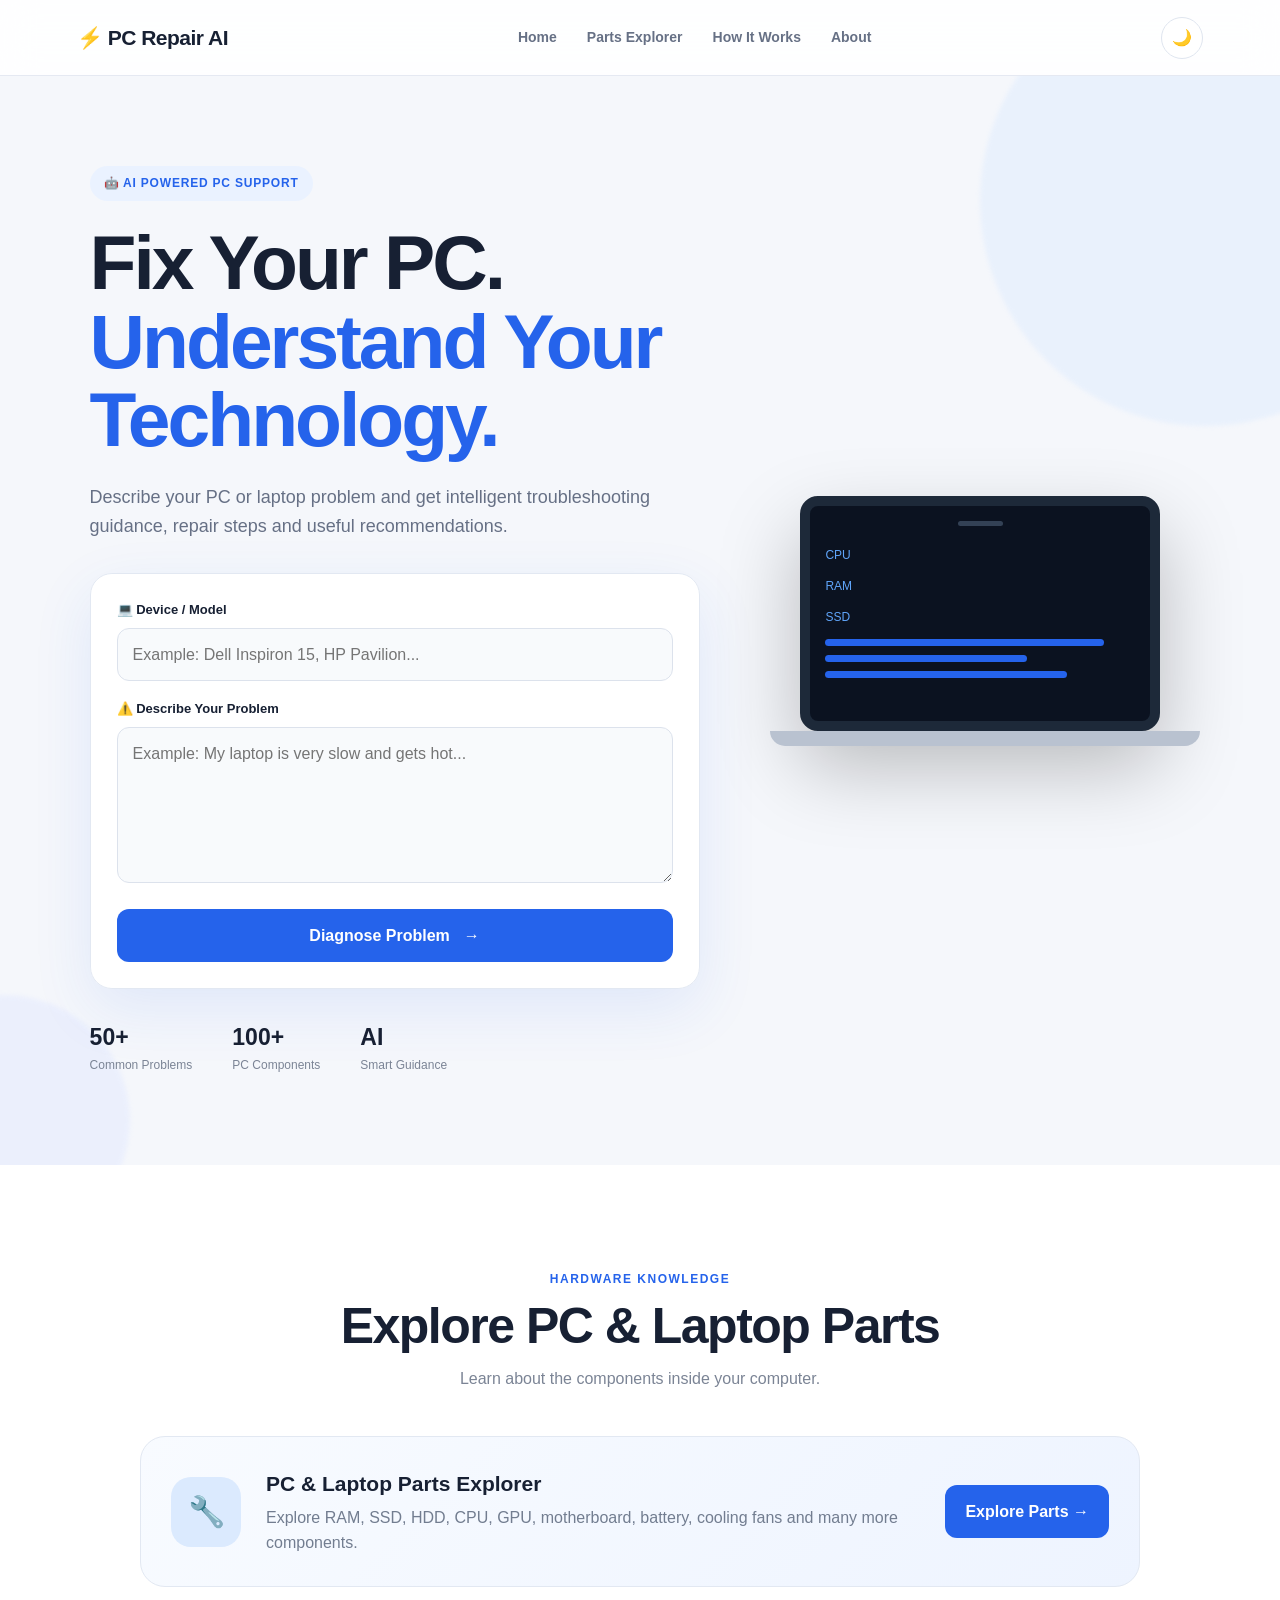
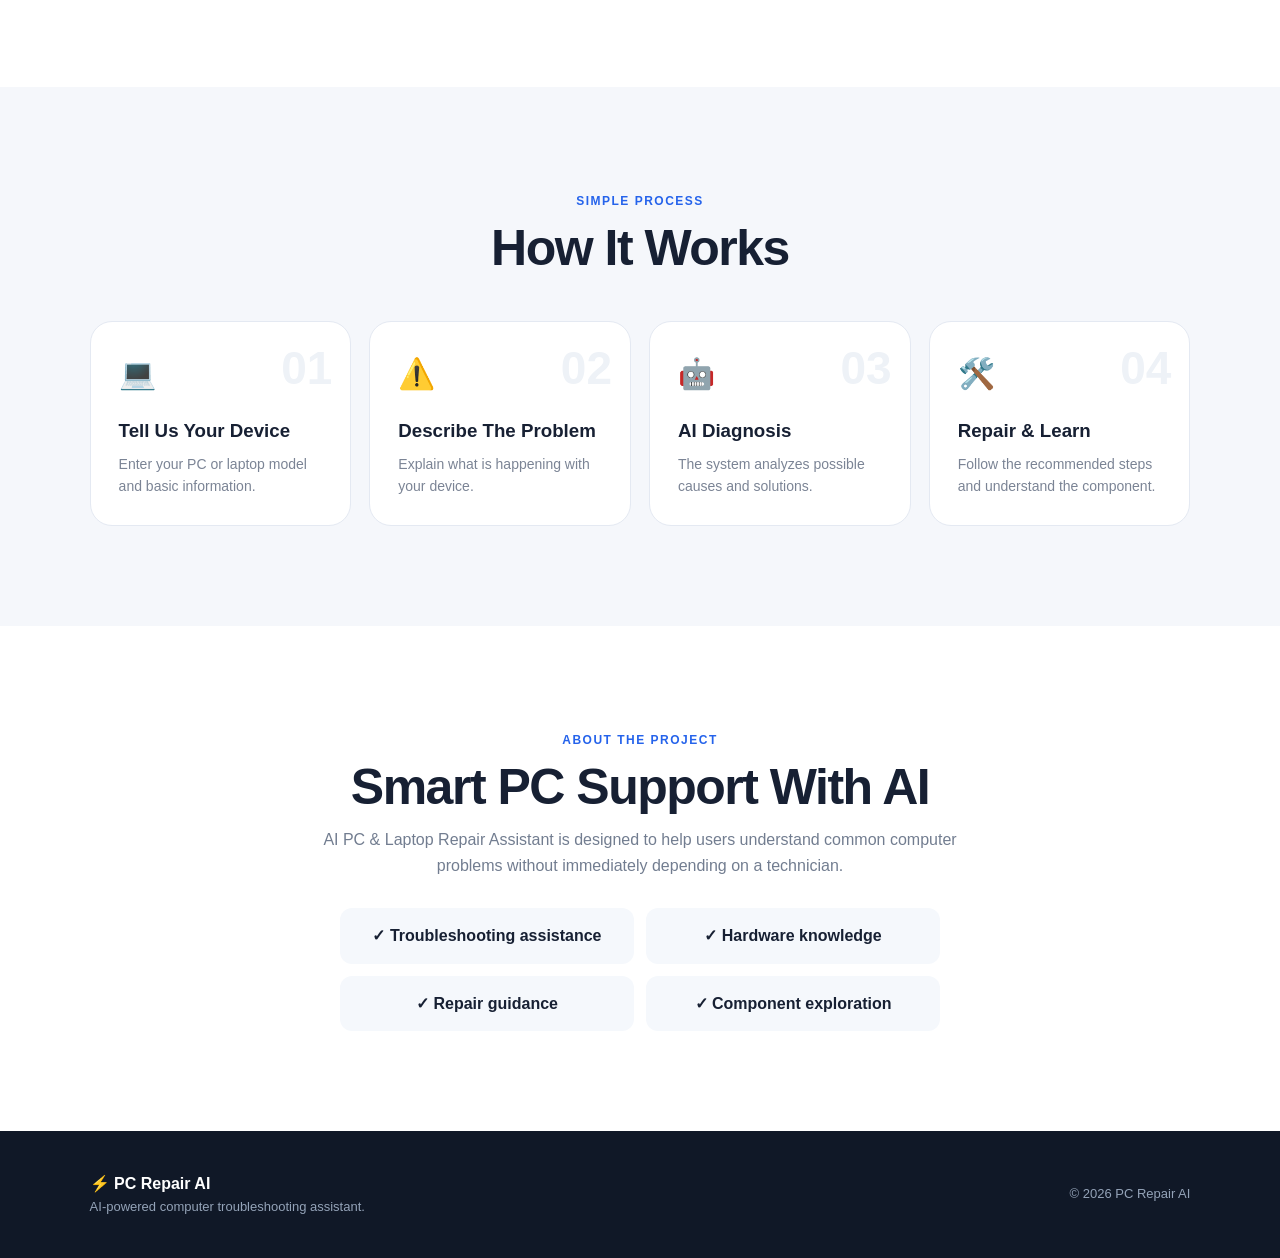
<file: index.html>
<!DOCTYPE html>
<html lang="en">

<head>
<meta charset="UTF-8">
<meta name="viewport" content="width=device-width, initial-scale=1.0">

<meta name="description" content="AI PC and Laptop Repair Assistant for intelligent computer troubleshooting and hardware guidance.">

<title>AI PC & Laptop Repair Assistant</title>

<link rel="stylesheet" href="style.css">

<script async src="https://www.googletagmanager.com/gtag/js?id=G-TXNZC0SK5X"></script>

<script>
window.dataLayer = window.dataLayer || [];

function gtag() {
    dataLayer.push(arguments);
}

gtag("js", new Date());

gtag("config", "G-TXNZC0SK5X", {
    send_page_view: true
});

const GA_DEBUG =
    new URLSearchParams(window.location.search).get("ga_debug") === "1";

function track(eventName, parameters = {}) {

    if (typeof gtag !== "function") {
        return;
    }

    const payload = {
        ...parameters,
        page_path: window.location.pathname
    };

    if (GA_DEBUG) {
        payload.debug_mode = true;
    }

    gtag("event", eventName, payload);
}

window.PCRepairAnalytics = {

    track,

    pageLoaded() {
        track("page_loaded", {
            page_name: document.title
        });
    },

    diagnosisStarted() {
        track("ai_diagnosis", {
            status: "started"
        });
    },

    diagnosisSuccess(productCount = 0) {
        track("ai_diagnosis", {
            status: "success",
            product_count: productCount,
            has_products: productCount > 0
        });
    },

    diagnosisValidationError() {
        track("ai_diagnosis", {
            status: "validation_error"
        });
    },

    diagnosisError(errorType = "unknown") {
        track("ai_diagnosis", {
            status: "error",
            error_type: errorType
        });
    },

    productClick(productName, store, domain) {
        track("product_click", {
            product_name: String(productName || "").slice(0, 100),
            store: String(store || "unknown").slice(0, 50),
            link_domain: String(domain || "unknown").slice(0, 100)
        });
    },

    partExplorerClick() {
        track("parts_explorer_click", {
            action: "open"
        });
    },

    healthCheck(action = "open") {
        track("pc_health_check", {
            action
        });
    },

    themeChange(theme) {
        track("theme_change", {
            theme
        });
    }
};

PCRepairAnalytics.pageLoaded();

const scrollMarks = [25, 50, 75, 90, 100];
const sentScrollMarks = {};

function checkScrollDepth() {

    const documentElement = document.documentElement;

    const scrollable =
        documentElement.scrollHeight - window.innerHeight;

    if (scrollable <= 0) {
        return;
    }

    const percent = Math.min(
        100,
        Math.round(
            (window.scrollY / scrollable) * 100
        )
    );

    scrollMarks.forEach(function(mark) {

        if (
            percent >= mark &&
            !sentScrollMarks[mark]
        ) {

            sentScrollMarks[mark] = true;

            track("scroll_depth", {
                percent_scrolled: mark
            });
        }

    });
}

window.addEventListener(
    "scroll",
    checkScrollDepth,
    { passive: true }
);

document.addEventListener(
    "click",
    function(event) {

        const element =
            event.target.closest(
                "a, button, input[type='submit'], input[type='button'], [role='button']"
            );

        if (!element) {
            return;
        }

        const elementText = (
            element.innerText ||
            element.value ||
            element.getAttribute("aria-label") ||
            element.getAttribute("title") ||
            ""
        )
        .trim()
        .replace(/\s+/g, " ")
        .slice(0, 80);

        track("user_action", {
            element_type:
                element.tagName.toLowerCase(),

            element_text:
                elementText,

            element_id:
                element.id || ""
        });

        if (element.id === "themeBtn") {

            const currentTheme =
                document.body.classList.contains("dark")
                    ? "dark"
                    : "light";

            PCRepairAnalytics.themeChange(
                currentTheme
            );
        }

        if (
            element.id === "healthCheckBtn" ||
            element.id === "pcHealthCheckBtn" ||
            element.dataset.analytics === "pc_health_check"
        ) {

            PCRepairAnalytics.healthCheck("open");
        }

        if (
            element.classList.contains(
                "parts-explorer-link"
            ) ||
            (
                element.tagName.toLowerCase() === "a" &&
                element.getAttribute("href") === "parts.html"
            )
        ) {

            PCRepairAnalytics.partExplorerClick();
        }

        if (
            element.classList.contains("product-link") &&
            !element.classList.contains("disabled-link")
        ) {

            let domain = "unknown";

            try {

                domain =
                    new URL(
                        element.href,
                        window.location.href
                    ).hostname;

            } catch(error) {}

            PCRepairAnalytics.productClick(
                element.dataset.productName || "Unknown Product",
                element.dataset.productSource || "Unknown Store",
                domain
            );
        }

        if (
            element.tagName.toLowerCase() === "a" &&
            element.href
        ) {

            try {

                const url =
                    new URL(
                        element.href,
                        window.location.href
                    );

                if (
                    url.origin !==
                    window.location.origin
                ) {

                    track("outbound_click", {
                        link_domain: url.hostname,
                        link_path: url.pathname
                    });
                }

                if (
                    url.hostname.includes("youtube.com") ||
                    url.hostname.includes("youtu.be")
                ) {

                    track("youtube_click", {
                        video_domain: url.hostname
                    });
                }

            } catch(error) {}
        }

    },
    true
);

document.addEventListener(
    "submit",
    function(event) {

        const form = event.target;

        track("form_submit", {
            form_id: form.id || "",
            form_name:
                form.getAttribute("name") || ""
        });

    },
    true
);

document.addEventListener(
    "change",
    function(event) {

        const element = event.target;

        if (
            !element ||
            !["SELECT", "INPUT", "TEXTAREA"].includes(
                element.tagName
            )
        ) {
            return;
        }

        track("form_interaction", {
            field_type:
                element.type ||
                element.tagName.toLowerCase(),

            field_name:
                element.name ||
                element.id ||
                ""
        });

    },
    true
);

function setupSectionTracking() {

    if (
        typeof IntersectionObserver ===
        "undefined"
    ) {
        return;
    }

    const observer =
        new IntersectionObserver(
            function(entries) {

                entries.forEach(
                    function(entry) {

                        if (
                            !entry.isIntersecting
                        ) {
                            return;
                        }

                        const section =
                            entry.target;

                        if (
                            section.dataset.analyticsTracked ===
                            "true"
                        ) {
                            return;
                        }

                        section.dataset.analyticsTracked =
                            "true";

                        const sectionName =
                            section.getAttribute(
                                "data-analytics-section"
                            ) ||
                            section.id ||
                            section.getAttribute(
                                "aria-label"
                            ) ||
                            section.tagName.toLowerCase();

                        track("section_view", {
                            section_name:
                                String(sectionName)
                                    .slice(0, 100)
                        });

                    }
                );

            },
            {
                threshold: 0.35
            }
        );

    document
        .querySelectorAll(
            "section, main > div, [data-section]"
        )
        .forEach(
            function(element) {
                observer.observe(element);
            }
        );
}

if (
    document.readyState ===
    "loading"
) {

    document.addEventListener(
        "DOMContentLoaded",
        setupSectionTracking
    );

} else {

    setupSectionTracking();
}

window.addEventListener(
    "error",
    function() {

        track("javascript_error", {
            error_type: "window_error"
        });

    }
);

window.addEventListener(
    "unhandledrejection",
    function() {

        track("javascript_error", {
            error_type: "promise_rejection"
        });

    }
);

window.addEventListener(
    "load",
    function() {

        track("page_ready", {
            page_name: document.title
        });

    }
);
</script>

</head>

<body>

<header class="navbar">

<a href="index.html" class="logo">
    ⚡ PC Repair AI
</a>

<nav>

<a href="index.html">
    Home
</a>

<a
    href="parts.html"
    class="parts-explorer-link"
>
    Parts Explorer
</a>

<a href="#how">
    How It Works
</a>

<a href="#about">
    About
</a>

</nav>

<button
    id="themeBtn"
    class="theme-btn"
    type="button"
    aria-label="Toggle theme"
>
    🌙
</button>

</header>

<main>

<section
    class="hero"
    data-analytics-section="hero"
>

<div class="hero-bg-circle circle-one"></div>

<div class="hero-bg-circle circle-two"></div>

<div class="hero-content">

<div class="badge">
    🤖 AI POWERED PC SUPPORT
</div>

<h1>
    Fix Your PC.<br>

    <span>
        Understand Your Technology.
    </span>
</h1>

<p>
    Describe your PC or laptop problem and get intelligent
    troubleshooting guidance, repair steps and useful recommendations.
</p>

<div class="repair-box">

<label for="device">
    💻 Device / Model
</label>

<input
    id="device"
    type="text"
    autocomplete="off"
    placeholder="Example: Dell Inspiron 15, HP Pavilion..."
>

<label for="problem">
    ⚠️ Describe Your Problem
</label>

<textarea
    id="problem"
    rows="5"
    placeholder="Example: My laptop is very slow and gets hot..."
></textarea>

<button
    id="diagnoseButton"
    class="primary-btn"
    type="button"
>
    Diagnose Problem
    <span>→</span>
</button>

</div>

<div class="hero-stats">

<div>
<strong>50+</strong>
<span>Common Problems</span>
</div>

<div>
<strong>100+</strong>
<span>PC Components</span>
</div>

<div>
<strong>AI</strong>
<span>Smart Guidance</span>
</div>

</div>

</div>

<div class="floating-pc">

<div class="pc-screen">

<div class="screen-top"></div>

<div class="screen-content">

<span>CPU</span>
<span>RAM</span>
<span>SSD</span>

<div class="loading-bars">
<i></i>
<i></i>
<i></i>
</div>

</div>

</div>

<div class="pc-base"></div>

</div>

</section>

<section
    id="resultSection"
    class="result-section hidden"
    data-analytics-section="ai_diagnosis_result"
>

<div class="section-title">

<span>
    AI ANALYSIS
</span>

<h2>
    Your Repair Guide
</h2>

</div>

<div id="resultContainer"></div>

</section>

<section
    class="parts-preview"
    data-analytics-section="parts_preview"
>

<div class="section-title">

<span>
    HARDWARE KNOWLEDGE
</span>

<h2>
    Explore PC & Laptop Parts
</h2>

<p>
    Learn about the components inside your computer.
</p>

</div>

<div class="preview-card">

<div class="preview-icon">
    🔧
</div>

<div>

<h3>
    PC & Laptop Parts Explorer
</h3>

<p>
    Explore RAM, SSD, HDD, CPU, GPU, motherboard,
    battery, cooling fans and many more components.
</p>

</div>

<a
    href="parts.html"
    class="preview-button parts-explorer-link"
>
    Explore Parts →
</a>

</div>

</section>

<section
    id="how"
    class="how-section"
    data-analytics-section="how_it_works"
>

<div class="section-title">

<span>
    SIMPLE PROCESS
</span>

<h2>
    How It Works
</h2>

</div>

<div class="how-grid">

<div class="how-card">

<div class="number">
    01
</div>

<div class="how-icon">
    💻
</div>

<h3>
    Tell Us Your Device
</h3>

<p>
    Enter your PC or laptop model and basic information.
</p>

</div>

<div class="how-card">

<div class="number">
    02
</div>

<div class="how-icon">
    ⚠️
</div>

<h3>
    Describe The Problem
</h3>

<p>
    Explain what is happening with your device.
</p>

</div>

<div class="how-card">

<div class="number">
    03
</div>

<div class="how-icon">
    🤖
</div>

<h3>
    AI Diagnosis
</h3>

<p>
    The system analyzes possible causes and solutions.
</p>

</div>

<div class="how-card">

<div class="number">
    04
</div>

<div class="how-icon">
    🛠️
</div>

<h3>
    Repair & Learn
</h3>

<p>
    Follow the recommended steps and understand the component.
</p>

</div>

</div>

</section>

<section
    id="about"
    class="about-section"
    data-analytics-section="about_project"
>

<div class="about-content">

<span>
    ABOUT THE PROJECT
</span>

<h2>
    Smart PC Support With AI
</h2>

<p>
    AI PC & Laptop Repair Assistant is designed to help users
    understand common computer problems without immediately
    depending on a technician.
</p>

<div class="about-points">

<div>
    ✓ Troubleshooting assistance
</div>

<div>
    ✓ Hardware knowledge
</div>

<div>
    ✓ Repair guidance
</div>

<div>
    ✓ Component exploration
</div>

</div>

</div>

</section>

</main>

<footer>

<div>

<strong>
    ⚡ PC Repair AI
</strong>

<p>
    AI-powered computer troubleshooting assistant.
</p>

</div>

<span>
    © 2026 PC Repair AI
</span>

</footer>

<button
    id="topBtn"
    class="top-btn"
    type="button"
    aria-label="Back to top"
>
    ↑
</button>

<script>

const API_URL =
    "https://pc-repair-ai.onrender.com";

const themeBtn =
    document.getElementById("themeBtn");

const topBtn =
    document.getElementById("topBtn");

const diagnoseButton =
    document.getElementById("diagnoseButton");

const resultSection =
    document.getElementById("resultSection");

const resultContainer =
    document.getElementById("resultContainer");

const deviceInput =
    document.getElementById("device");

const problemInput =
    document.getElementById("problem");


function applyTheme() {

    const savedTheme =
        localStorage.getItem("theme");

    if (savedTheme === "dark") {

        document.body.classList.add("dark");

        themeBtn.textContent = "☀️";

    } else {

        document.body.classList.remove("dark");

        themeBtn.textContent = "🌙";

    }
}

applyTheme();


themeBtn.addEventListener(
    "click",
    function() {

        document.body.classList.toggle("dark");

        const isDark =
            document.body.classList.contains("dark");

        const theme =
            isDark
                ? "dark"
                : "light";

        themeBtn.textContent =
            isDark
                ? "☀️"
                : "🌙";

        localStorage.setItem(
            "theme",
            theme
        );

        PCRepairAnalytics.themeChange(
            theme
        );

    }
);


window.addEventListener(
    "scroll",
    function() {

        if (window.scrollY > 400) {

            topBtn.classList.add("show");

        } else {

            topBtn.classList.remove("show");

        }

    }
);


topBtn.addEventListener(
    "click",
    function() {

        window.scrollTo({
            top: 0,
            behavior: "smooth"
        });

    }
);


document
    .querySelectorAll('a[href^="#"]')
    .forEach(
        function(link) {

            link.addEventListener(
                "click",
                function(event) {

                    const targetId =
                        link.getAttribute("href");

                    if (
                        !targetId ||
                        targetId === "#"
                    ) {
                        return;
                    }

                    const target =
                        document.querySelector(
                            targetId
                        );

                    if (target) {

                        event.preventDefault();

                        target.scrollIntoView({
                            behavior: "smooth",
                            block: "start"
                        });

                    }

                }
            );

        }
    );


deviceInput.addEventListener(
    "keydown",
    function(event) {

        if (event.key === "Enter") {

            event.preventDefault();

            problemInput.focus();

        }

    }
);


problemInput.addEventListener(
    "keydown",
    function(event) {

        if (
            event.ctrlKey &&
            event.key === "Enter"
        ) {

            event.preventDefault();

            diagnoseButton.click();

        }

    }
);


diagnoseButton.addEventListener(
    "click",
    async function() {

        const device =
            deviceInput.value.trim();

        const problem =
            problemInput.value.trim();


        if (!device) {

            PCRepairAnalytics.diagnosisValidationError();

            showResult(
                "Please enter your PC or laptop device model."
            );

            deviceInput.focus();

            return;
        }


        if (!problem) {

            PCRepairAnalytics.diagnosisValidationError();

            showResult(
                "Please describe the problem with your PC or laptop."
            );

            problemInput.focus();

            return;
        }


        setLoadingState(true);

        resultSection.classList.remove(
            "hidden"
        );

        resultContainer.innerHTML = `

            <div class="ai-loading">

                <div class="ai-spinner"></div>

                <h3>
                    AI is analyzing your problem...
                </h3>

                <p>
                    Checking possible causes,
                    diagnosis steps and repair solutions.
                </p>

                <div class="loading-status">

                    <span></span>

                    Analyzing hardware symptoms...

                </div>

            </div>

        `;

        resultSection.scrollIntoView({
            behavior: "smooth",
            block: "start"
        });


        PCRepairAnalytics.diagnosisStarted();


        try {

            const response =
                await fetch(
                    `${API_URL}/diagnose`,
                    {
                        method: "POST",

                        headers: {
                            "Content-Type":
                                "application/json",

                            "Accept":
                                "application/json"
                        },

                        body: JSON.stringify({
                            device,
                            problem
                        })
                    }
                );


            const contentType =
                response.headers.get(
                    "content-type"
                ) || "";


            let data;


            if (
                contentType.includes(
                    "application/json"
                )
            ) {

                data =
                    await response.json();

            } else {

                const text =
                    await response.text();

                throw new Error(
                    text ||
                    "The server returned an invalid response."
                );

            }


            console.log(
                "Diagnosis API response:",
                data
            );


            if (!response.ok) {

                const serverMessage =
                    data?.detail ||
                    data?.message ||
                    data?.error ||
                    "The diagnosis server returned an error.";

                throw new Error(
                    getText(serverMessage)
                );
            }


            if (
                !data ||
                typeof data !== "object"
            ) {

                throw new Error(
                    "The server returned empty or invalid diagnosis data."
                );
            }


            if (
                data.error &&
                !data.diagnosis
            ) {

                throw new Error(
                    getText(data.error)
                );
            }


            resultContainer.innerHTML =
                renderDiagnosis(
                    data,
                    device,
                    problem
                );


            const productCount =
                countProducts(data.products);


            PCRepairAnalytics.diagnosisSuccess(
                productCount
            );


        } catch(error) {

            console.error(
                "Diagnosis error:",
                error
            );


            PCRepairAnalytics.diagnosisError(
                getErrorType(error)
            );


            renderConnectionError(
                error
            );


        } finally {

            setLoadingState(false);

        }

    }
);


function setLoadingState(
    isLoading
) {

    diagnoseButton.disabled =
        isLoading;

    if (isLoading) {

        diagnoseButton.innerHTML = `
            Analyzing
            <span class="button-loader"></span>
        `;

    } else {

        diagnoseButton.innerHTML = `
            Diagnose Problem
            <span>→</span>
        `;

    }

}


function getErrorType(error) {

    const message =
        error?.message
            ? error.message.toLowerCase()
            : "";

    if (
        message.includes("failed to fetch") ||
        message.includes("networkerror")
    ) {

        return "network_error";

    }

    if (
        message.includes("server")
    ) {

        return "server_error";

    }

    if (
        message.includes("invalid")
    ) {

        return "invalid_response";

    }

    return "unknown_error";
}


function countProducts(groups) {

    if (!Array.isArray(groups)) {
        return 0;
    }

    return groups.reduce(
        function(total, group) {

            if (
                !group ||
                !Array.isArray(group.products)
            ) {

                return total;

            }

            return total +
                group.products.length;

        },
        0
    );
}


function cleanAIText(value) {

    if (
        value === null ||
        value === undefined
    ) {

        return "";
    }

    let text =
        String(value);

    text =
        text.replace(
            /```[a-zA-Z0-9_-]*\s*/g,
            ""
        );

    text =
        text.replace(
            /```/g,
            ""
        );

    text =
        text.replace(
            /\*\*(.*?)\*\*/g,
            "$1"
        );

    text =
        text.replace(
            /__(.*?)__/g,
            "$1"
        );

    text =
        text.replace(
            /`([^`]*)`/g,
            "$1"
        );

    text =
        text.replace(
            /\r\n/g,
            "\n"
        );

    text =
        text.replace(
            /\n{3,}/g,
            "\n\n"
        );

    return text.trim();
}


function escapeHTML(value) {

    if (
        value === null ||
        value === undefined
    ) {

        return "";
    }

    return String(value)
        .replace(/&/g, "&amp;")
        .replace(/</g, "&lt;")
        .replace(/>/g, "&gt;")
        .replace(/"/g, "&quot;")
        .replace(/'/g, "&#039;");
}


function getArray(value) {

    return Array.isArray(value)
        ? value
        : [];
}


function getText(value) {

    if (
        value === null ||
        value === undefined
    ) {

        return "";
    }

    if (
        typeof value === "string"
    ) {

        return cleanAIText(value);
    }

    if (
        typeof value === "number" ||
        typeof value === "boolean"
    ) {

        return String(value);
    }

    if (
        typeof value === "object"
    ) {

        try {

            return cleanAIText(
                JSON.stringify(value)
            );

        } catch(error) {

            return String(value);

        }

    }

    return cleanAIText(value);
}


function normalizeUrl(url) {

    if (!url) {
        return "";
    }

    let value =
        String(url).trim();

    const markdownMatch =
        value.match(
            /\]\((.*?)\)/
        );

    if (markdownMatch) {
        value =
            markdownMatch[1];
    }

    value =
        value
            .replace(/\\:/g, ":")
            .replace(/\\&/g, "&")
            .replace(/\\=/g, "=")
            .replace(/\\\?/g, "?")
            .replace(/\\\//g, "/")
            .replace(/&amp;/g, "&");

    if (
        value.startsWith("//")
    ) {

        value =
            "https:" + value;

    }

    if (
        !value.startsWith("http://") &&
        !value.startsWith("https://")
    ) {

        return "";
    }

    return value;
}


function renderDiagnosis(
    data,
    device,
    problem
) {

    let diagnosis = {};

    if (
        data &&
        typeof data.diagnosis === "object" &&
        !Array.isArray(data.diagnosis)
    ) {

        diagnosis =
            data.diagnosis;
    }

    const title =
        getText(
            diagnosis.title ||
            "AI PC & Laptop Diagnosis"
        );

    const summary =
        getText(
            diagnosis.summary ||
            "The AI analyzed the reported problem."
        );

    const confidence =
        getText(
            diagnosis.confidence ||
            "Not specified"
        );

    const difficulty =
        getText(
            diagnosis.difficulty ||
            "Not specified"
        );

    const possibleCauses =
        getArray(
            diagnosis.possible_causes
        );

    const diagnosisSteps =
        getArray(
            diagnosis.diagnosis_steps
        );

    const repairSteps =
        getArray(
            diagnosis.repair_steps
        );

    const toolsRequired =
        getArray(
            diagnosis.tools_required
        );

    const partsRequired =
        getArray(
            diagnosis.parts_required
        );

    const safety =
        getArray(
            diagnosis.safety
        );

    const professional =
        getArray(
            diagnosis.when_to_visit_professional
        );

    const products =
        getArray(
            data.products
        );

    return `

        <div class="ai-result-card diagnosis-shell">

            <div class="diagnosis-header">

                <div class="diagnosis-header-left">

                    <div class="result-ai-icon">
                        🤖
                    </div>

                    <div>

                        <div class="diagnosis-label">
                            AI DIAGNOSIS
                        </div>

                        <h3 class="diagnosis-title">
                            ${escapeHTML(title)}
                        </h3>

                        <div class="diagnosis-device">
                            💻 ${escapeHTML(getText(device))}
                        </div>

                    </div>

                </div>

                <div class="diagnosis-meta">

                    <span class="confidence-badge">
                        <span>◉</span>
                        Confidence:
                        ${escapeHTML(confidence)}
                    </span>

                    <span class="difficulty-badge">
                        🛠️
                        ${escapeHTML(difficulty)}
                    </span>

                </div>

            </div>

            <div class="problem-box">

                <div class="problem-box-icon">
                    ⚠️
                </div>

                <div>

                    <strong>
                        Reported Problem
                    </strong>

                    <p>
                        ${escapeHTML(getText(problem))}
                    </p>

                </div>

            </div>

            <div class="diagnosis-summary">

                <div class="summary-icon">
                    💡
                </div>

                <div>

                    <span>
                        AI SUMMARY
                    </span>

                    <p>
                        ${escapeHTML(summary)}
                    </p>

                </div>

            </div>

            ${renderCauses(possibleCauses)}

            ${renderDiagnosisSteps(diagnosisSteps)}

            ${renderRepairSteps(repairSteps)}

            ${renderTools(toolsRequired)}

            ${renderParts(partsRequired)}

            ${renderSafety(safety)}

            ${renderProfessional(professional)}

            ${renderProducts(products)}

            <div class="diagnosis-footer">

                <span>
                    🤖 Generated by PC Repair AI
                </span>

                <span>
                    Always verify model-specific
                    instructions before hardware repair.
                </span>

            </div>

        </div>

    `;
}


function renderCauses(causes) {

    if (!causes.length) {
        return "";
    }

    return `

        <section class="diagnosis-section">

            <div class="section-heading">

                <div class="section-icon">
                    🔍
                </div>

                <div>

                    <span>
                        WHAT COULD BE WRONG?
                    </span>

                    <h3>
                        Possible Causes
                    </h3>

                </div>

            </div>

            <div class="causes-grid">

                ${causes.map(
                    function(cause, index) {

                        let text;

                        if (
                            typeof cause === "object" &&
                            cause !== null
                        ) {

                            text =
                                cause.description ||
                                cause.name ||
                                cause.cause ||
                                cause.title ||
                                getText(cause);

                        } else {

                            text =
                                getText(cause);

                        }

                        return `

                            <div class="cause-card">

                                <div class="cause-number">
                                    ${String(index + 1).padStart(2, "0")}
                                </div>

                                <div class="cause-content">

                                    <strong>
                                        ${escapeHTML(text)}
                                    </strong>

                                    <p>
                                        Possible issue identified
                                        by the AI analysis.
                                    </p>

                                </div>

                            </div>

                        `;

                    }
                ).join("")}

            </div>

        </section>

    `;
}


function renderDiagnosisSteps(steps) {

    if (!steps.length) {
        return "";
    }

    return `

        <section class="diagnosis-section">

            <div class="section-heading">

                <div class="section-icon">
                    🧪
                </div>

                <div>

                    <span>
                        CHECK FIRST
                    </span>

                    <h3>
                        Diagnosis Steps
                    </h3>

                </div>

            </div>

            <div class="steps-list">

                ${steps.map(
                    function(step, index) {

                        let text;

                        if (
                            typeof step === "object" &&
                            step !== null
                        ) {

                            text =
                                step.details ||
                                step.description ||
                                step.step_description ||
                                step.instruction ||
                                step.title ||
                                getText(step);

                        } else {

                            text =
                                getText(step);

                        }

                        return `

                            <div class="diagnosis-step">

                                <div class="step-number">
                                    ${index + 1}
                                </div>

                                <div class="step-content">

                                    <h4>
                                        Check ${index + 1}
                                    </h4>

                                    <p>
                                        ${escapeHTML(text)}
                                    </p>

                                </div>

                            </div>

                        `;

                    }
                ).join("")}

            </div>

        </section>

    `;
}


function renderRepairSteps(steps) {

    if (!steps.length) {
        return "";
    }

    return `

        <section class="diagnosis-section repair-section">

            <div class="section-heading">

                <div class="section-icon">
                    🛠️
                </div>

                <div>

                    <span>
                        STEP-BY-STEP SOLUTION
                    </span>

                    <h3>
                        Repair Steps
                    </h3>

                </div>

            </div>

            <div class="repair-steps">

                ${steps.map(
                    function(item, index) {

                        let stepNumber =
                            index + 1;

                        let stepTitle =
                            "Repair Step " +
                            stepNumber;

                        let details = "";

                        if (
                            typeof item === "object" &&
                            item !== null
                        ) {

                            stepNumber =
                                item.step ||
                                item.number ||
                                stepNumber;

                            stepTitle =
                                item.title ||
                                item.name ||
                                "Repair Step " +
                                stepNumber;

                            details =
                                item.details ||
                                item.description ||
                                item.instructions ||
                                item.instruction ||
                                "";

                        } else {

                            details =
                                getText(item);

                        }

                        return `

                            <div class="repair-step">

                                <div class="repair-step-number">
                                    ${escapeHTML(stepNumber)}
                                </div>

                                <div class="repair-step-content">

                                    <div class="repair-step-top">

                                        <span>
                                            STEP ${escapeHTML(stepNumber)}
                                        </span>

                                        <div>
                                            ✓
                                        </div>

                                    </div>

                                    <h4>
                                        ${escapeHTML(getText(stepTitle))}
                                    </h4>

                                    <p>
                                        ${escapeHTML(getText(details))}
                                    </p>

                                </div>

                            </div>

                        `;

                    }
                ).join("")}

            </div>

        </section>

    `;
}


function renderTools(tools) {

    if (!tools.length) {
        return "";
    }

    return `

        <section class="diagnosis-section">

            <div class="section-heading">

                <div class="section-icon">
                    🔧
                </div>

                <div>

                    <span>
                        PREPARE BEFORE REPAIR
                    </span>

                    <h3>
                        Tools Required
                    </h3>

                </div>

            </div>

            <div class="tools-grid">

                ${tools.map(
                    function(tool, index) {

                        let text;

                        if (
                            typeof tool === "object" &&
                            tool !== null
                        ) {

                            text =
                                tool.name ||
                                tool.title ||
                                tool.tool ||
                                getText(tool);

                        } else {

                            text =
                                getText(tool);

                        }

                        return `

                            <div class="tool-card">

                                <div class="tool-icon">
                                    🔧
                                </div>

                                <div>

                                    <span>
                                        TOOL ${index + 1}
                                    </span>

                                    <strong>
                                        ${escapeHTML(text)}
                                    </strong>

                                </div>

                            </div>

                        `;

                    }
                ).join("")}

            </div>

        </section>

    `;
}


function renderParts(parts) {

    if (!parts.length) {
        return "";
    }

    return `

        <section class="diagnosis-section">

            <div class="section-heading">

                <div class="section-icon">
                    📦
                </div>

                <div>

                    <span>
                        POSSIBLE REPLACEMENT COMPONENTS
                    </span>

                    <h3>
                        Parts Required
                    </h3>

                </div>

            </div>

            <div class="parts-required-grid">

                ${parts.map(
                    function(part, index) {

                        let name =
                            "Required Component";

                        let searchQuery =
                            "";

                        if (
                            typeof part === "object" &&
                            part !== null
                        ) {

                            name =
                                part.name ||
                                part.title ||
                                part.component ||
                                "Required Component";

                            searchQuery =
                                part.search_query ||
                                part.query ||
                                "";

                        } else {

                            name =
                                getText(part);

                            searchQuery =
                                getText(part);

                        }

                        return `

                            <div class="required-part-card">

                                <div class="required-part-icon">
                                    ⚙️
                                </div>

                                <div class="required-part-info">

                                    <span>
                                        COMPONENT ${index + 1}
                                    </span>

                                    <h4>
                                        ${escapeHTML(getText(name))}
                                    </h4>

                                    ${
                                        searchQuery
                                            ? `
                                                <p>
                                                    Search:
                                                    ${escapeHTML(getText(searchQuery))}
                                                </p>
                                            `
                                            : ""
                                    }

                                </div>

                            </div>

                        `;

                    }
                ).join("")}

            </div>

        </section>

    `;
}


function renderSafety(items) {

    if (!items.length) {
        return "";
    }

    return `

        <section class="diagnosis-section">

            <div class="section-heading">

                <div class="section-icon safety-heading-icon">
                    🛡️
                </div>

                <div>

                    <span>
                        IMPORTANT BEFORE YOU START
                    </span>

                    <h3>
                        Safety Instructions
                    </h3>

                </div>

            </div>

            <div class="safety-list">

                ${items.map(
                    function(item) {

                        let text;

                        if (
                            typeof item === "object" &&
                            item !== null
                        ) {

                            text =
                                item.text ||
                                item.description ||
                                item.instruction ||
                                getText(item);

                        } else {

                            text =
                                getText(item);

                        }

                        return `

                            <div class="safety-item">

                                <div>
                                    !
                                </div>

                                <p>
                                    ${escapeHTML(text)}
                                </p>

                            </div>

                        `;

                    }
                ).join("")}

            </div>

        </section>

    `;
}


function renderProfessional(items) {

    if (!items.length) {
        return "";
    }

    return `

        <section class="diagnosis-section">

            <div class="professional-box">

                <div class="professional-icon">
                    👨‍🔧
                </div>

                <div class="professional-content">

                    <span>
                        KNOW WHEN TO STOP
                    </span>

                    <h3>
                        When To Visit A Professional
                    </h3>

                    <ul>

                        ${items.map(
                            function(item) {

                                let text;

                                if (
                                    typeof item === "object" &&
                                    item !== null
                                ) {

                                    text =
                                        item.text ||
                                        item.description ||
                                        item.reason ||
                                        getText(item);

                                } else {

                                    text =
                                        getText(item);

                                }

                                return `
                                    <li>
                                        ${escapeHTML(text)}
                                    </li>
                                `;

                            }
                        ).join("")}

                    </ul>

                </div>

            </div>

        </section>

    `;
}


function renderProducts(groups) {

    if (!groups.length) {
        return "";
    }

    return `

        <section class="diagnosis-section products-section">

            <div class="section-heading">

                <div class="section-icon">
                    🛒
                </div>

                <div>

                    <span>
                        USEFUL HARDWARE
                    </span>

                    <h3>
                        Recommended Products
                    </h3>

                </div>

            </div>

            <div class="product-note">

                <span>
                    💡
                </span>

                <p>
                    Products are shown as recommendations related
                    to the diagnosed components. Always confirm
                    compatibility with your exact device model
                    before purchasing.
                </p>

            </div>

            <div class="product-groups">

                ${groups.map(
                    function(group) {
                        return renderProductGroup(group);
                    }
                ).join("")}

            </div>

        </section>

    `;
}


function renderProductGroup(group) {

    if (
        !group ||
        typeof group !== "object"
    ) {
        return "";
    }

    const component =
        group.component ||
        group.name ||
        group.title ||
        "Recommended Components";

    const items =
        getArray(group.products);

    if (!items.length) {

        return `

            <div class="product-group">

                <div class="product-group-header">

                    <div>

                        <span>
                            COMPONENT
                        </span>

                        <h4>
                            ${escapeHTML(getText(component))}
                        </h4>

                    </div>

                </div>

                <div class="empty-products">

                    <div>
                        🔎
                    </div>

                    <strong>
                        No products found
                    </strong>

                    <p>
                        No matching products were returned
                        for this component.
                    </p>

                    ${
                        group.search_query
                            ? `
                                <div class="search-query">
                                    Search:
                                    ${escapeHTML(
                                        getText(
                                            group.search_query
                                        )
                                    )}
                                </div>
                            `
                            : ""
                    }

                </div>

            </div>

        `;
    }

    return `

        <div class="product-group">

            <div class="product-group-header">

                <div>

                    <span>
                        RECOMMENDED FOR
                    </span>

                    <h4>
                        ${escapeHTML(getText(component))}
                    </h4>

                </div>

                <div class="product-count">

                    ${items.length}

                    product${items.length > 1 ? "s" : ""}

                </div>

            </div>

            <div class="product-grid">

                ${items.map(
                    function(product) {
                        return renderProduct(product);
                    }
                ).join("")}

            </div>

        </div>

    `;
}


function renderProduct(product) {

    if (
        !product ||
        typeof product !== "object"
    ) {
        return "";
    }

    const title =
        product.title ||
        product.name ||
        product.product_name ||
        "Recommended Product";

    const price =
        product.price ||
        product.extracted_price ||
        product.display_price ||
        "Price unavailable";

    const source =
        product.source ||
        product.store ||
        product.merchant ||
        "Online Store";

    const rating =
        product.rating;

    const reviews =
        product.reviews ||
        product.review_count ||
        product.reviews_count ||
        product.rating_count;

    const image =
        normalizeUrl(
            product.image ||
            product.thumbnail ||
            product.image_url ||
            product.image_link
        );

    const link =
        normalizeUrl(
            product.link ||
            product.product_link ||
            product.url ||
            product.product_url
        );

    let ratingHTML = "";

    if (
        rating !== undefined &&
        rating !== null &&
        rating !== ""
    ) {

        ratingHTML = `

            <div class="product-rating">

                <span>
                    ★
                </span>

                <strong>
                    ${escapeHTML(
                        getText(rating)
                    )}
                </strong>

                ${
                    reviews
                        ? `
                            <small>
                                ${formatNumber(reviews)}
                                reviews
                            </small>
                        `
                        : ""
                }

            </div>

        `;
    }

    return `

        <article class="product-card">

            <div class="product-image-wrap">

                ${
                    image
                        ? `
                            <img
                                class="product-image"
                                src="${escapeHTML(image)}"
                                alt="${escapeHTML(getText(title))}"
                                loading="lazy"
                                onerror="handleProductImageError(this)"
                            >

                            <div
                                class="product-placeholder"
                                style="display:none;"
                            >

                                <span>
                                    📦
                                </span>

                                <small>
                                    Image unavailable
                                </small>

                            </div>
                        `
                        : `
                            <div class="product-placeholder">

                                <span>
                                    📦
                                </span>

                                <small>
                                    Image unavailable
                                </small>

                            </div>
                        `
                }

                <div class="product-source-badge">

                    ${escapeHTML(
                        getText(source)
                    )}

                </div>

            </div>

            <div class="product-info">

                <h4 class="product-title">
                    ${escapeHTML(getText(title))}
                </h4>

                <div class="product-price">
                    ${escapeHTML(getText(price))}
                </div>

                ${ratingHTML}

                <div class="product-actions">

                    ${
                        link
                            ? `
                                <a
                                    class="product-link"
                                    href="${escapeHTML(link)}"
                                    target="_blank"
                                    rel="noopener noreferrer"
                                    data-product-name="${escapeHTML(getText(title))}"
                                    data-product-source="${escapeHTML(getText(source))}"
                                >
                                    View Product
                                    <span>↗</span>
                                </a>
                            `
                            : `
                                <span class="product-link disabled-link">
                                    Product Link Unavailable
                                </span>
                            `
                    }

                </div>

            </div>

        </article>

    `;
}


function handleProductImageError(
    imageElement
) {

    if (!imageElement) {
        return;
    }

    imageElement.style.display =
        "none";

    const placeholder =
        imageElement.nextElementSibling;

    if (placeholder) {
        placeholder.style.display =
            "flex";
    }
}


function formatNumber(value) {

    const number =
        Number(
            String(value).replace(
                /,/g,
                ""
            )
        );

    if (Number.isNaN(number)) {

        return escapeHTML(value);
    }

    return number.toLocaleString(
        "en-IN"
    );
}


function renderConnectionError(error) {

    const message =
        error && error.message
            ? error.message
            : "Unknown error occurred.";

    const lowerMessage =
        message.toLowerCase();

    let extraMessage = "";

    if (
        lowerMessage.includes("failed to fetch") ||
        lowerMessage.includes("networkerror") ||
        lowerMessage.includes("connection")
    ) {

        extraMessage = `

            <div class="error-help">

                <strong>
                    AI server connection checklist:
                </strong>

                <ul>

                    <li>
                        Make sure your internet connection is working.
                    </li>

                    <li>
                        The AI backend is hosted on Render.
                    </li>

                    <li>
                        Backend:
                        <code>
                            https://pc-repair-ai.onrender.com
                        </code>
                    </li>

                    <li>
                        Try refreshing the page and running
                        the diagnosis again.
                    </li>

                    <li>
                        If the problem continues,
                        check the Render service.
                    </li>

                </ul>

            </div>

        `;

    } else {

        extraMessage = `

            <div class="error-help">

                <strong>
                    Server response:
                </strong>

                <p>
                    The AI server was reached,
                    but it returned an error while
                    processing the diagnosis.
                </p>

                <p>
                    Please try the diagnosis again.
                </p>

            </div>

        `;
    }

    resultContainer.innerHTML = `

        <div class="error-card">

            <div>
                ⚠️
            </div>

            <h3>
                Diagnosis Error
            </h3>

            <p>
                ${escapeHTML(
                    getText(message)
                )}
            </p>

            ${extraMessage}

        </div>

    `;
}


function showResult(message) {

    resultSection.classList.remove(
        "hidden"
    );

    resultContainer.innerHTML = `

        <div class="error-card">

            <div>
                ⚠️
            </div>

            <h3>
                Missing Information
            </h3>

            <p>
                ${escapeHTML(
                    getText(message)
                )}
            </p>

        </div>

    `;

    resultSection.scrollIntoView({
        behavior: "smooth",
        block: "start"
    });
}

</script>

</body>
</html>
</file>
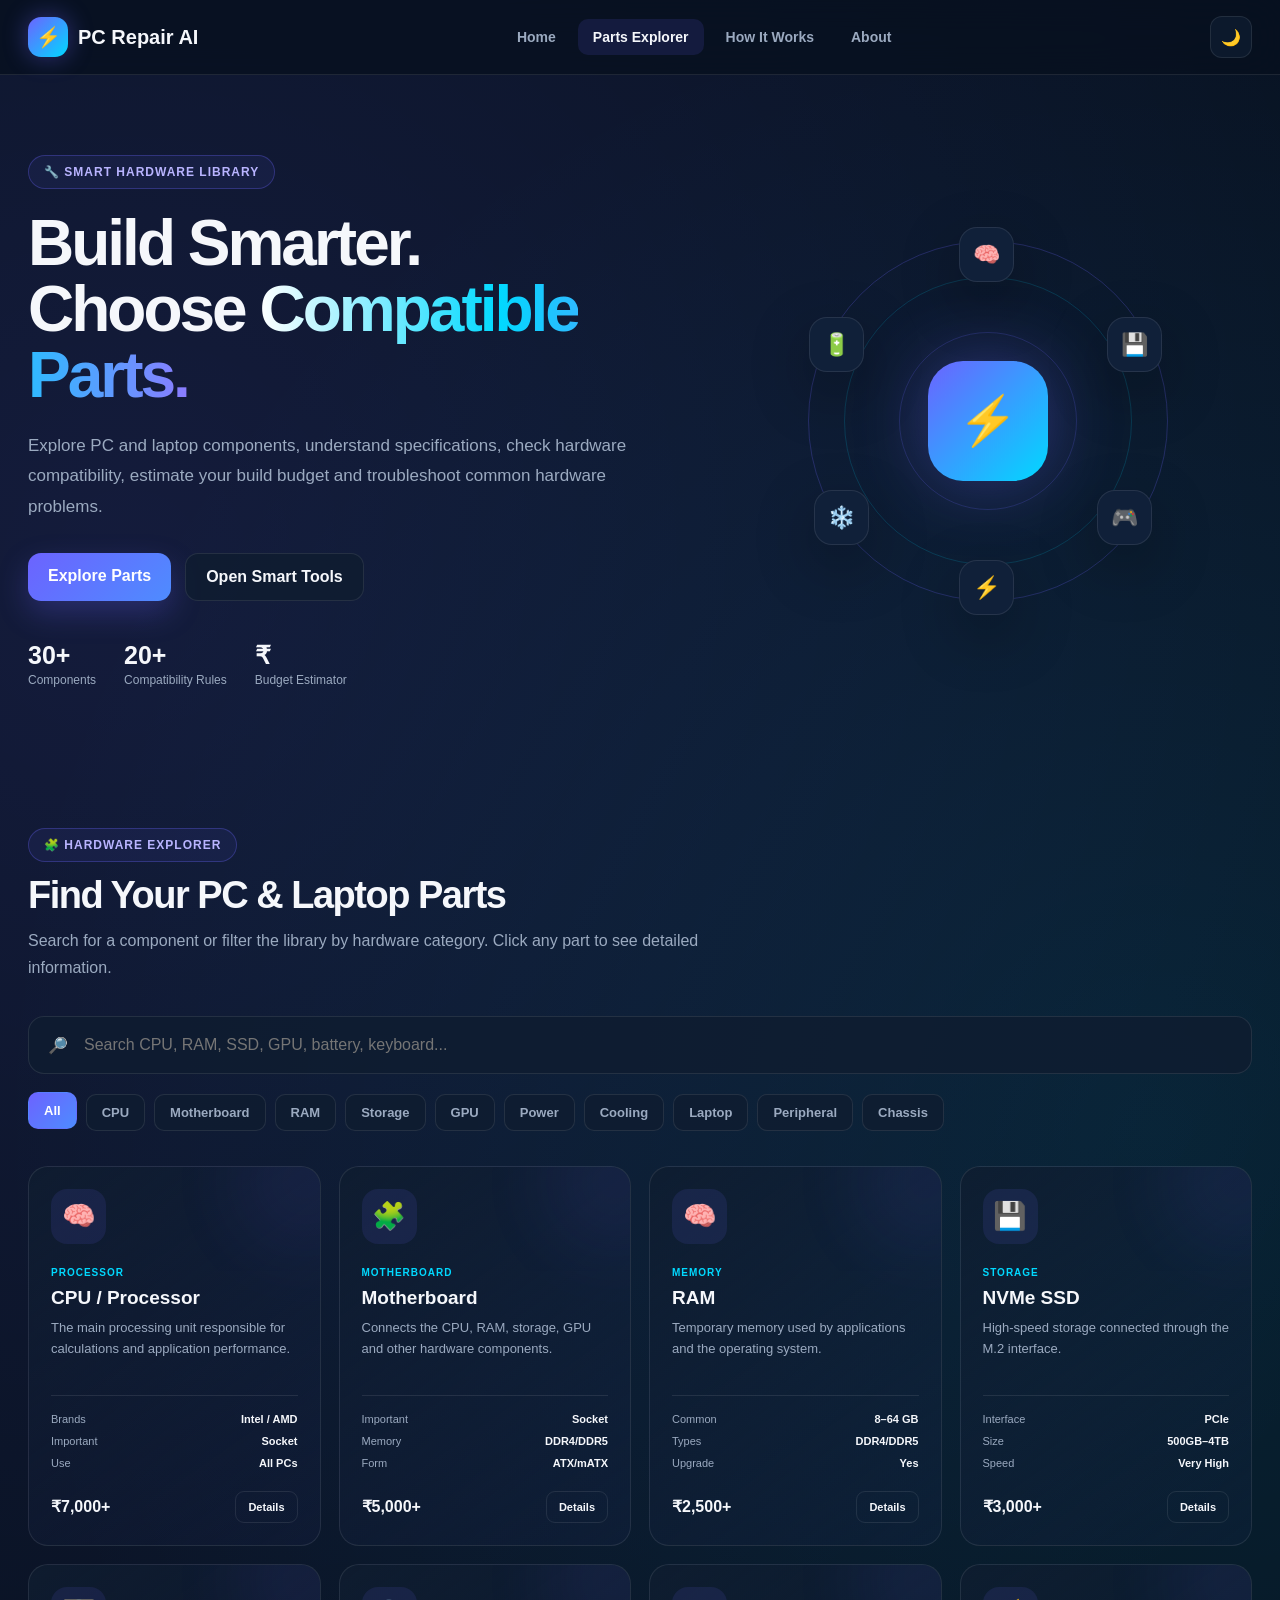
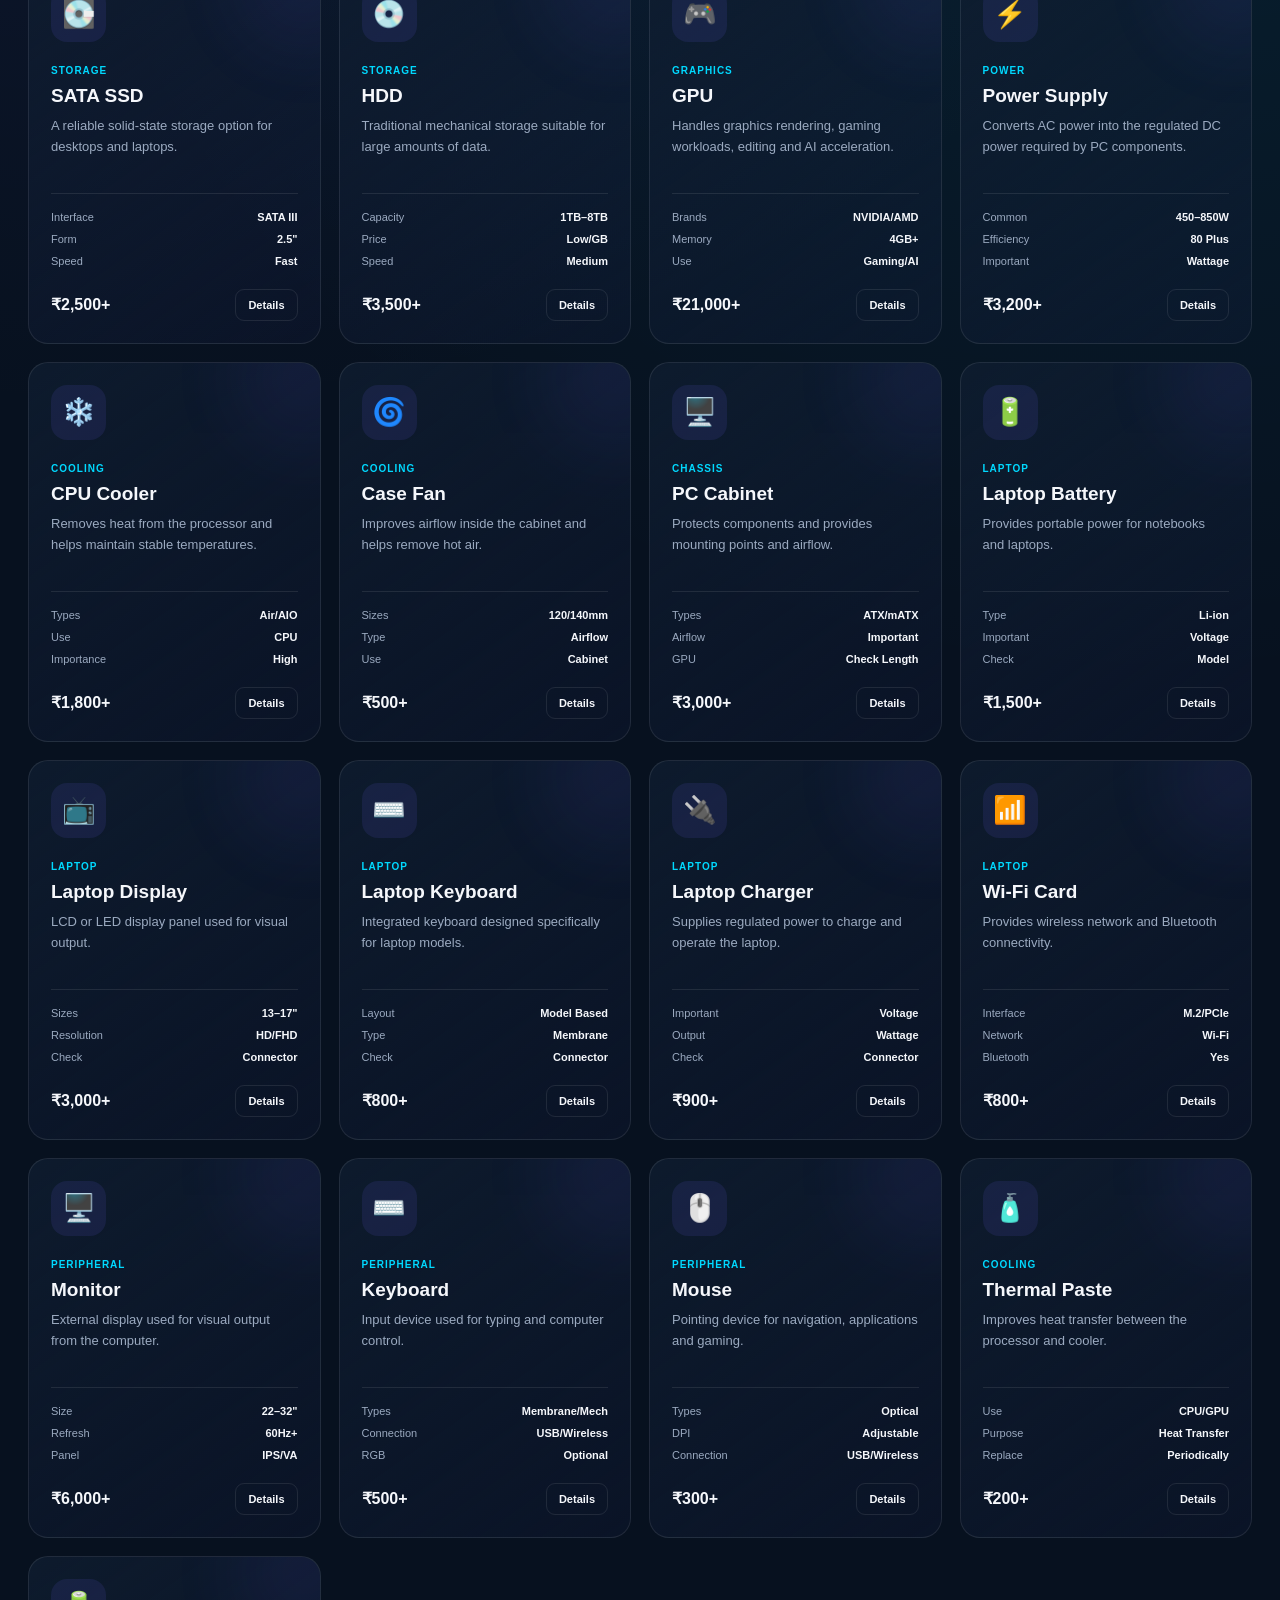
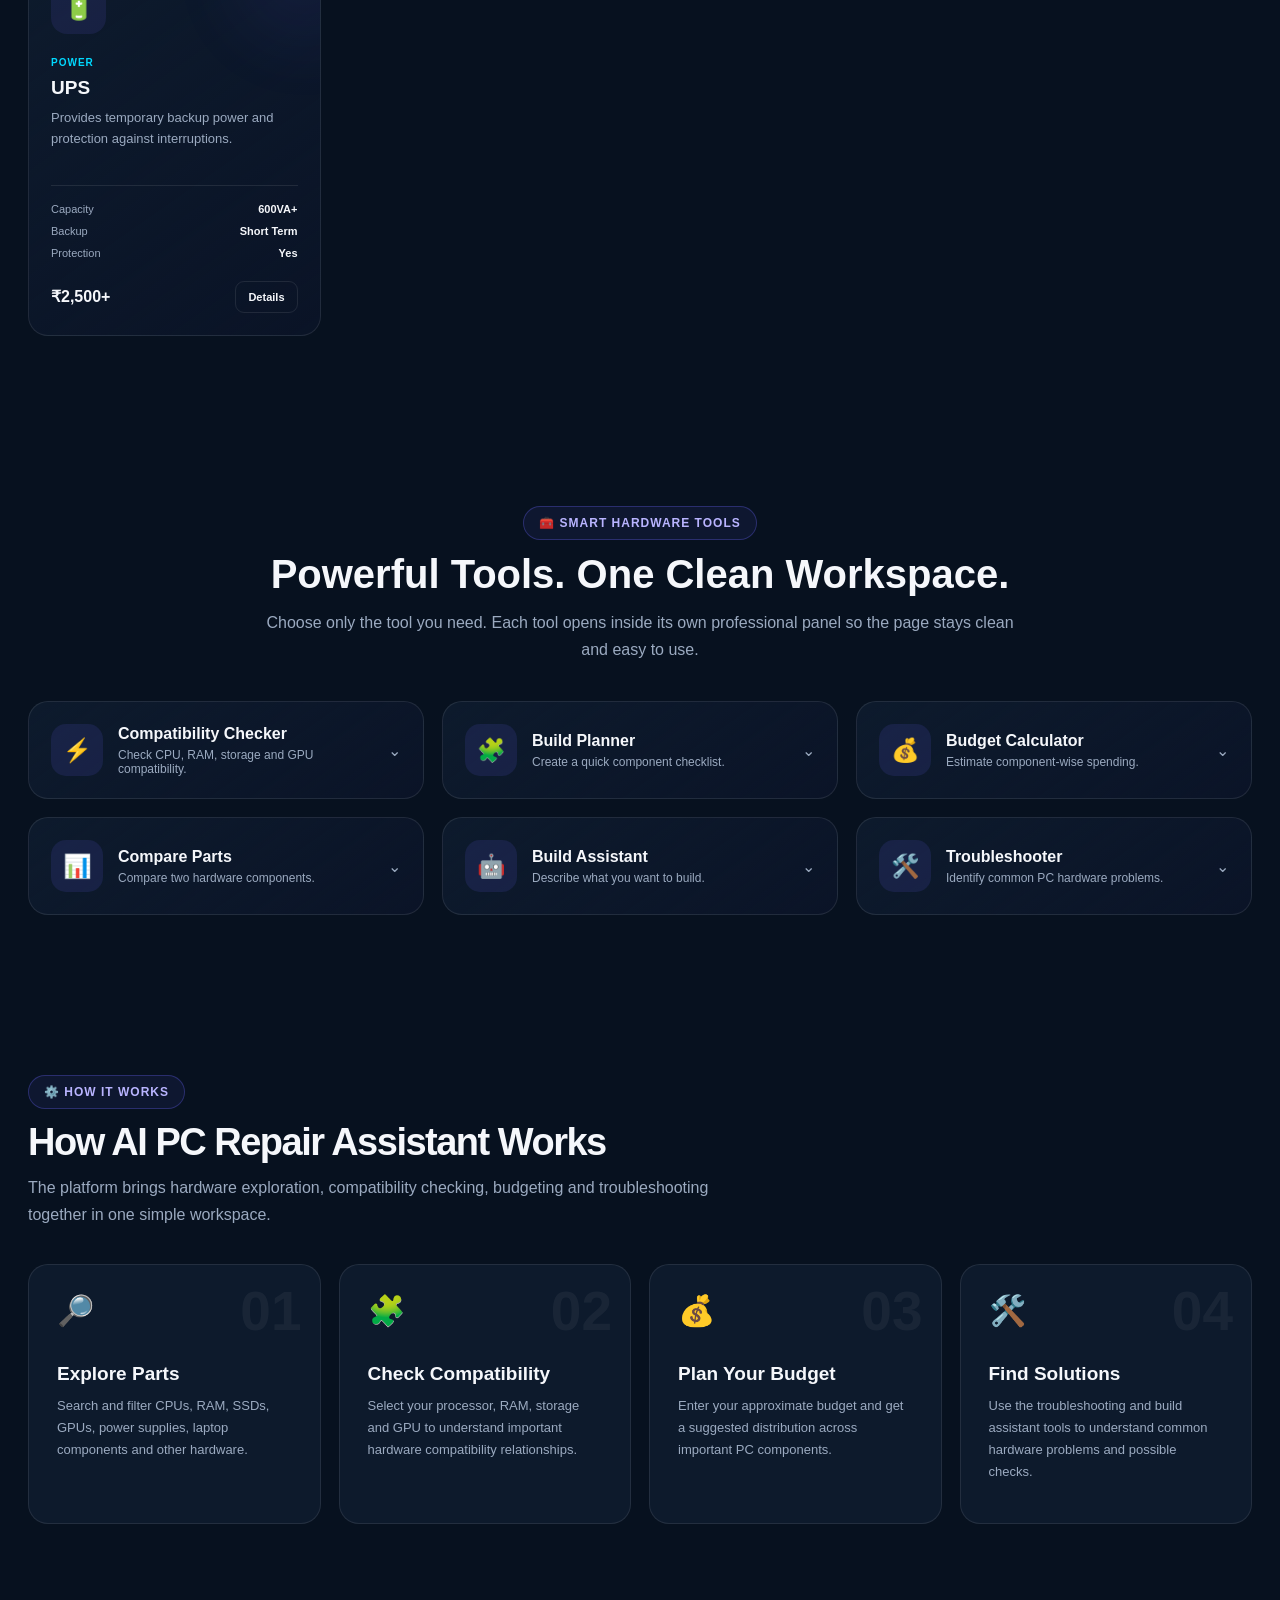
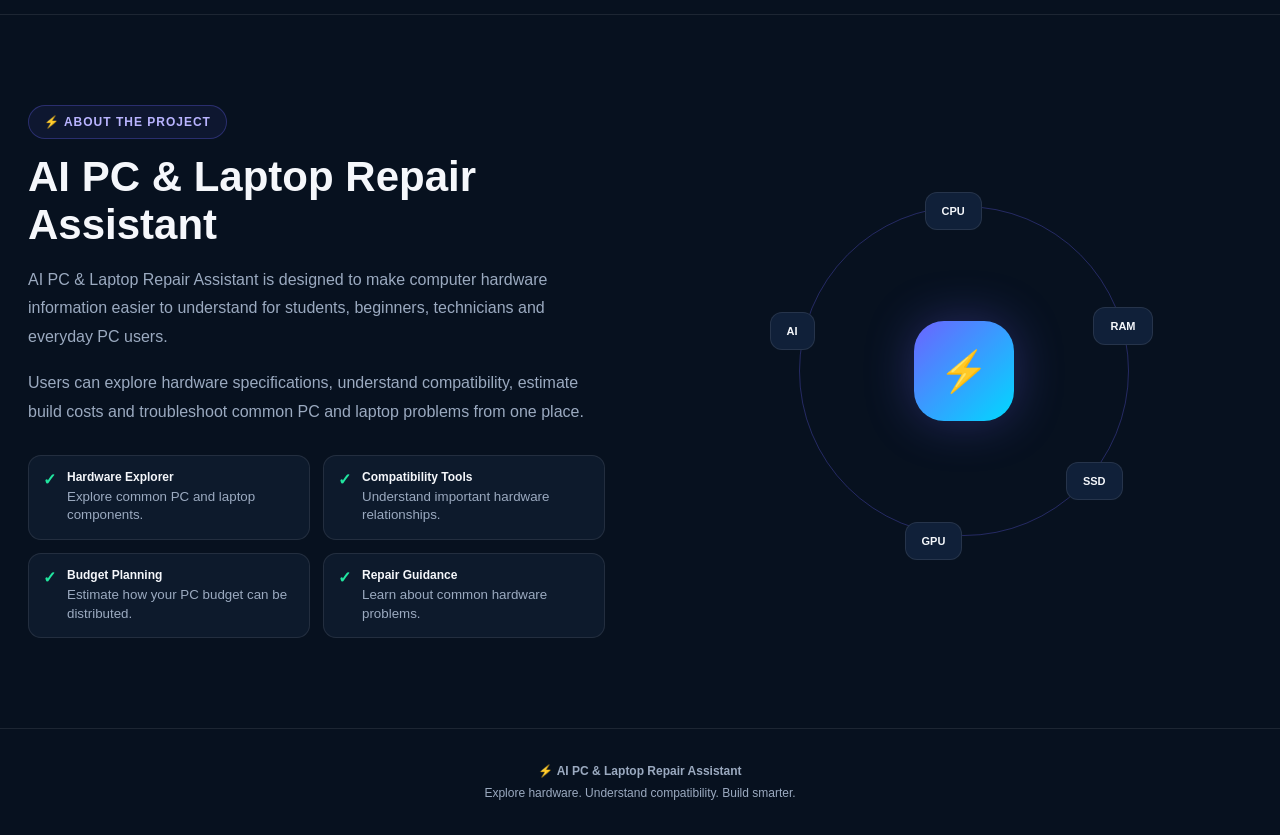
<file: parts.html>
<!DOCTYPE html>
<html lang="en">
<head>
<meta charset="UTF-8">
<meta name="viewport" content="width=device-width, initial-scale=1.0">
<title>AI PC & Laptop Repair Assistant | Parts Explorer</title>

<style>
*{
    margin:0;
    padding:0;
    box-sizing:border-box;
}

html{
    scroll-behavior:smooth;
}

:root{
    --bg:#07111f;
    --bg2:#0b1728;
    --card:rgba(15,29,48,.82);
    --card2:#102039;
    --text:#f5f7fb;
    --muted:#9baac0;
    --primary:#6c63ff;
    --primary2:#8b7cff;
    --cyan:#00d9ff;
    --green:#21e6a0;
    --border:rgba(255,255,255,.09);
    --shadow:0 20px 60px rgba(0,0,0,.3);
}

body.light{
    --bg:#f4f7fb;
    --bg2:#ffffff;
    --card:rgba(255,255,255,.92);
    --card2:#ffffff;
    --text:#111827;
    --muted:#667085;
    --border:rgba(15,23,42,.1);
    --shadow:0 20px 50px rgba(15,23,42,.1);
}

body{
    font-family:Inter,Segoe UI,Arial,sans-serif;
    background:
        radial-gradient(circle at 10% 10%,rgba(108,99,255,.13),transparent 28%),
        radial-gradient(circle at 90% 20%,rgba(0,217,255,.09),transparent 25%),
        var(--bg);
    color:var(--text);
    min-height:100vh;
    overflow-x:hidden;
    transition:.3s ease;
}

a{
    color:inherit;
    text-decoration:none;
}

button,
input,
select,
textarea{
    font:inherit;
}

button{
    cursor:pointer;
}

.header{
    position:sticky;
    top:0;
    z-index:1000;
    backdrop-filter:blur(20px);
    background:rgba(7,17,31,.76);
    border-bottom:1px solid var(--border);
}

body.light .header{
    background:rgba(255,255,255,.82);
}

.navbar{
    max-width:1400px;
    margin:auto;
    padding:16px 28px;
    display:flex;
    align-items:center;
    justify-content:space-between;
    gap:25px;
}

.logo{
    display:flex;
    align-items:center;
    gap:10px;
    font-size:20px;
    font-weight:800;
    white-space:nowrap;
}

.logo-mark{
    width:40px;
    height:40px;
    border-radius:13px;
    display:grid;
    place-items:center;
    background:linear-gradient(135deg,var(--primary),var(--cyan));
    box-shadow:0 0 25px rgba(108,99,255,.4);
}

.nav-links{
    display:flex;
    align-items:center;
    gap:7px;
}

.nav-links a{
    padding:10px 15px;
    border-radius:10px;
    color:var(--muted);
    font-size:14px;
    font-weight:600;
    transition:.25s;
}

.nav-links a:hover,
.nav-links a.active{
    color:var(--text);
    background:rgba(108,99,255,.13);
}

.theme-btn{
    width:42px;
    height:42px;
    border:1px solid var(--border);
    border-radius:12px;
    background:var(--card);
    color:var(--text);
    transition:.3s;
}

.theme-btn:hover{
    transform:rotate(15deg) scale(1.08);
    border-color:var(--primary);
}

.hero{
    max-width:1400px;
    margin:auto;
    min-height:620px;
    padding:80px 28px 70px;
    display:grid;
    grid-template-columns:1.1fr .9fr;
    align-items:center;
    gap:50px;
}

.badge{
    display:inline-flex;
    align-items:center;
    gap:8px;
    padding:9px 15px;
    border:1px solid rgba(108,99,255,.3);
    background:rgba(108,99,255,.08);
    border-radius:50px;
    color:#b9b4ff;
    font-size:12px;
    font-weight:800;
    letter-spacing:1px;
}

.hero h1{
    margin-top:22px;
    font-size:clamp(42px,5vw,72px);
    line-height:1.03;
    letter-spacing:-3px;
}

.gradient-text{
    background:linear-gradient(90deg,#fff,var(--cyan),var(--primary2));
    -webkit-background-clip:text;
    color:transparent;
}

.hero p{
    margin-top:22px;
    max-width:700px;
    color:var(--muted);
    line-height:1.8;
    font-size:17px;
}

.hero-actions{
    display:flex;
    gap:14px;
    margin-top:30px;
    flex-wrap:wrap;
}

.primary-btn,
.secondary-btn{
    border:none;
    border-radius:13px;
    padding:14px 20px;
    font-weight:800;
    position:relative;
    overflow:hidden;
    transition:.3s;
}

.primary-btn{
    color:white;
    background:linear-gradient(135deg,var(--primary),#4e8cff);
    box-shadow:0 12px 30px rgba(108,99,255,.25);
}

.secondary-btn{
    color:var(--text);
    border:1px solid var(--border);
    background:var(--card);
}

.primary-btn:hover,
.secondary-btn:hover{
    transform:translateY(-3px);
}

.hero-stats{
    margin-top:40px;
    display:flex;
    flex-wrap:wrap;
    gap:28px;
}

.stat strong{
    display:block;
    font-size:25px;
}

.stat span{
    color:var(--muted);
    font-size:12px;
}

.hero-visual{
    min-height:450px;
    display:grid;
    place-items:center;
    position:relative;
}

.orbit{
    width:360px;
    height:360px;
    border:1px solid rgba(108,99,255,.25);
    border-radius:50%;
    position:relative;
    animation:spin 24s linear infinite;
}

.orbit:before,
.orbit:after{
    content:"";
    position:absolute;
    inset:35px;
    border:1px solid rgba(0,217,255,.16);
    border-radius:50%;
}

.orbit:after{
    inset:90px;
    border-color:rgba(108,99,255,.2);
}

.orbit-center{
    position:absolute;
    width:120px;
    height:120px;
    left:50%;
    top:50%;
    transform:translate(-50%,-50%);
    border-radius:35px;
    display:grid;
    place-items:center;
    font-size:48px;
    background:linear-gradient(135deg,var(--primary),var(--cyan));
    box-shadow:0 0 70px rgba(108,99,255,.35);
    animation:pulse 2.5s ease-in-out infinite;
}

.orbit-item{
    position:absolute;
    width:55px;
    height:55px;
    display:grid;
    place-items:center;
    border-radius:18px;
    background:var(--card2);
    border:1px solid var(--border);
    box-shadow:var(--shadow);
    font-size:22px;
}

.o1{top:-15px;left:150px}
.o2{right:5px;top:75px}
.o3{right:15px;bottom:55px}
.o4{left:150px;bottom:-15px}
.o5{left:5px;bottom:55px}
.o6{left:0;top:75px}

@keyframes spin{
    to{transform:rotate(360deg)}
}

@keyframes pulse{
    50%{transform:translate(-50%,-50%) scale(1.06)}
}

.section{
    max-width:1400px;
    margin:auto;
    padding:70px 28px;
}

.section-heading{
    margin-bottom:35px;
}

.section-heading h2{
    margin-top:12px;
    font-size:38px;
    letter-spacing:-1.5px;
}

.section-heading p{
    margin-top:10px;
    max-width:700px;
    color:var(--muted);
    line-height:1.7;
}

.search-box{
    position:relative;
    margin-bottom:20px;
}

.search-box input{
    width:100%;
    padding:19px 22px 19px 55px;
    border:1px solid var(--border);
    background:var(--card);
    color:var(--text);
    border-radius:16px;
    outline:none;
    transition:.3s;
}

.search-box input:focus{
    border-color:var(--primary);
    box-shadow:0 0 0 4px rgba(108,99,255,.1);
}

.search-icon{
    position:absolute;
    left:20px;
    top:50%;
    transform:translateY(-50%);
    color:var(--muted);
}

.filters{
    display:flex;
    gap:9px;
    flex-wrap:wrap;
    margin-bottom:35px;
}

.filter-btn{
    border:1px solid var(--border);
    color:var(--muted);
    background:var(--card);
    padding:10px 15px;
    border-radius:10px;
    font-size:13px;
    font-weight:700;
    transition:.25s;
}

.filter-btn:hover,
.filter-btn.active{
    background:linear-gradient(135deg,var(--primary),#4e8cff);
    color:white;
    border-color:transparent;
    transform:translateY(-2px);
}

.parts-grid{
    display:grid;
    grid-template-columns:repeat(4,1fr);
    gap:18px;
}

.part-card{
    position:relative;
    overflow:hidden;
    padding:22px;
    border-radius:20px;
    background:linear-gradient(145deg,var(--card),rgba(108,99,255,.035));
    border:1px solid var(--border);
    transition:.35s;
}

.part-card:before{
    content:"";
    position:absolute;
    width:150px;
    height:150px;
    background:var(--primary);
    opacity:.07;
    border-radius:50%;
    filter:blur(35px);
    right:-60px;
    top:-60px;
}

.part-card:hover{
    transform:translateY(-8px);
    border-color:rgba(108,99,255,.35);
    box-shadow:var(--shadow);
}

.part-icon{
    width:55px;
    height:55px;
    border-radius:16px;
    display:grid;
    place-items:center;
    font-size:27px;
    background:rgba(108,99,255,.11);
    margin-bottom:18px;
}

.part-category{
    color:var(--cyan);
    font-size:10px;
    font-weight:900;
    letter-spacing:1px;
    text-transform:uppercase;
}

.part-card h3{
    margin-top:7px;
    font-size:19px;
}

.part-card p{
    color:var(--muted);
    font-size:13px;
    line-height:1.6;
    margin-top:9px;
    min-height:62px;
}

.specs{
    list-style:none;
    margin-top:15px;
    border-top:1px solid var(--border);
    padding-top:12px;
}

.specs li{
    display:flex;
    justify-content:space-between;
    gap:10px;
    color:var(--muted);
    font-size:11px;
    padding:5px 0;
}

.specs strong{
    color:var(--text);
}

.card-bottom{
    display:flex;
    align-items:center;
    justify-content:space-between;
    gap:10px;
    margin-top:17px;
}

.price{
    font-size:16px;
    font-weight:900;
}

.details-btn{
    border:1px solid var(--border);
    color:var(--text);
    background:transparent;
    padding:9px 12px;
    border-radius:9px;
    font-size:11px;
    font-weight:800;
    transition:.25s;
}

.details-btn:hover{
    background:var(--primary);
    color:white;
    border-color:var(--primary);
}

.hide-card{
    display:none!important;
}

.no-results{
    display:none;
    text-align:center;
    padding:60px;
    color:var(--muted);
    border:1px dashed var(--border);
    border-radius:18px;
}

.tools-section{
    max-width:1400px;
    margin:30px auto 0;
    padding:70px 28px;
}

.tools-header{
    text-align:center;
    max-width:750px;
    margin:0 auto 38px;
}

.tools-header h2{
    font-size:40px;
    margin-top:12px;
}

.tools-header p{
    color:var(--muted);
    line-height:1.7;
    margin-top:12px;
}

.tools-grid{
    display:grid;
    grid-template-columns:repeat(3,1fr);
    gap:18px;
}

.tool-card{
    border:1px solid var(--border);
    background:linear-gradient(145deg,var(--card),rgba(108,99,255,.04));
    border-radius:20px;
    overflow:hidden;
    transition:.35s;
}

.tool-card:hover{
    transform:translateY(-5px);
    border-color:rgba(108,99,255,.35);
    box-shadow:var(--shadow);
}

.tool-trigger{
    width:100%;
    border:0;
    background:transparent;
    color:var(--text);
    padding:22px;
    display:flex;
    align-items:center;
    gap:15px;
    text-align:left;
}

.tool-icon{
    width:52px;
    height:52px;
    min-width:52px;
    display:grid;
    place-items:center;
    border-radius:15px;
    background:rgba(108,99,255,.12);
    font-size:23px;
}

.tool-info{
    flex:1;
}

.tool-info h3{
    font-size:16px;
}

.tool-info p{
    color:var(--muted);
    font-size:12px;
    margin-top:5px;
}

.tool-arrow{
    color:var(--muted);
    transition:.35s;
}

.tool-card.open .tool-arrow{
    transform:rotate(180deg);
    color:var(--cyan);
}

.tool-panel{
    max-height:0;
    overflow:hidden;
    opacity:0;
    transition:max-height .5s ease,opacity .3s ease,padding .4s ease;
    padding:0 22px;
}

.tool-card.open .tool-panel{
    max-height:800px;
    opacity:1;
    padding:0 22px 22px;
}

.tool-inner{
    border-top:1px solid var(--border);
    padding-top:20px;
}

.form-grid{
    display:grid;
    grid-template-columns:repeat(2,1fr);
    gap:13px;
}

.field label{
    display:block;
    color:var(--muted);
    font-size:11px;
    font-weight:800;
    margin-bottom:7px;
}

.field select,
.field input,
.field textarea{
    width:100%;
    padding:12px;
    border-radius:10px;
    border:1px solid var(--border);
    background:var(--bg2);
    color:var(--text);
    outline:none;
}

.field textarea{
    min-height:110px;
    resize:vertical;
}

.full{
    grid-column:1/-1;
}

.tool-action{
    margin-top:15px;
    width:100%;
    padding:13px;
    border:0;
    border-radius:11px;
    color:white;
    font-weight:900;
    background:linear-gradient(135deg,var(--primary),#4e8cff);
    position:relative;
    overflow:hidden;
    transition:.25s;
}

.tool-action:hover{
    transform:translateY(-2px);
    box-shadow:0 12px 25px rgba(108,99,255,.25);
}

.result-box{
    margin-top:15px;
    padding:15px;
    border-radius:12px;
    border:1px solid var(--border);
    background:rgba(0,0,0,.12);
    color:var(--muted);
    line-height:1.7;
    font-size:13px;
}

.result-box strong{
    color:var(--text);
}

.score{
    font-size:38px;
    font-weight:900;
    color:var(--green);
}

.compare-grid{
    display:grid;
    grid-template-columns:1fr 1fr;
    gap:12px;
}

.compare-result{
    margin-top:15px;
}

.info-section{
    max-width:1400px;
    margin:auto;
    padding:90px 28px;
    scroll-margin-top:80px;
}

.how-grid{
    display:grid;
    grid-template-columns:repeat(4,1fr);
    gap:18px;
}

.how-card{
    position:relative;
    padding:28px;
    min-height:260px;
    border:1px solid var(--border);
    border-radius:20px;
    background:var(--card);
    overflow:hidden;
    transition:.35s;
    opacity:0;
    transform:translateY(30px);
}

.section-visible .how-card{
    opacity:1;
    transform:translateY(0);
}

.section-visible .how-card:nth-child(2){transition-delay:.08s}
.section-visible .how-card:nth-child(3){transition-delay:.16s}
.section-visible .how-card:nth-child(4){transition-delay:.24s}

.how-card:hover{
    transform:translateY(-8px);
    border-color:rgba(108,99,255,.4);
}

.how-number{
    position:absolute;
    right:18px;
    top:14px;
    font-size:55px;
    font-weight:900;
    opacity:.05;
}

.how-icon{
    font-size:30px;
    margin-bottom:35px;
}

.how-card h3{
    font-size:19px;
}

.how-card p{
    color:var(--muted);
    line-height:1.7;
    font-size:13px;
    margin-top:10px;
}

.about-section{
    border-top:1px solid var(--border);
}

.about-container{
    display:grid;
    grid-template-columns:1fr 1fr;
    gap:70px;
    align-items:center;
}

.about-content h2{
    margin-top:14px;
    font-size:42px;
}

.about-content>p{
    color:var(--muted);
    line-height:1.8;
    margin-top:17px;
}

.about-features{
    margin-top:28px;
    display:grid;
    grid-template-columns:1fr 1fr;
    gap:13px;
}

.about-feature{
    display:flex;
    gap:11px;
    padding:14px;
    border:1px solid var(--border);
    border-radius:13px;
    background:var(--card);
}

.about-feature>span{
    color:var(--green);
    font-weight:900;
}

.about-feature strong{
    display:block;
    font-size:12px;
}

.about-feature small{
    display:block;
    color:var(--muted);
    margin-top:4px;
    line-height:1.4;
}

.about-visual{
    display:grid;
    place-items:center;
    min-height:400px;
}

.about-orbit{
    width:330px;
    height:330px;
    border:1px solid rgba(108,99,255,.3);
    border-radius:50%;
    position:relative;
    animation:spin 22s linear infinite;
}

.about-center{
    position:absolute;
    left:50%;
    top:50%;
    transform:translate(-50%,-50%);
    width:100px;
    height:100px;
    display:grid;
    place-items:center;
    border-radius:30px;
    font-size:40px;
    background:linear-gradient(135deg,var(--primary),var(--cyan));
    box-shadow:0 0 50px rgba(108,99,255,.3);
}

.about-item{
    position:absolute;
    padding:12px 16px;
    border-radius:12px;
    background:var(--card2);
    border:1px solid var(--border);
    font-size:11px;
    font-weight:900;
}

.item-one{top:-15px;left:125px}
.item-two{right:-25px;top:100px}
.item-three{right:5px;bottom:35px}
.item-four{left:105px;bottom:-25px}
.item-five{left:-30px;top:105px}

.footer{
    border-top:1px solid var(--border);
    padding:35px 28px;
    text-align:center;
    color:var(--muted);
    font-size:12px;
}

.modal{
    position:fixed;
    inset:0;
    background:rgba(0,0,0,.72);
    backdrop-filter:blur(10px);
    z-index:2000;
    display:none;
    align-items:center;
    justify-content:center;
    padding:20px;
}

.modal.show{
    display:flex;
}

.modal-box{
    width:min(650px,100%);
    max-height:90vh;
    overflow:auto;
    background:var(--card2);
    border:1px solid var(--border);
    border-radius:24px;
    padding:28px;
    position:relative;
    box-shadow:0 30px 100px rgba(0,0,0,.5);
    animation:modalIn .3s ease;
}

@keyframes modalIn{
    from{opacity:0;transform:scale(.94) translateY(20px)}
    to{opacity:1;transform:scale(1) translateY(0)}
}

.close-modal{
    position:absolute;
    right:18px;
    top:18px;
    width:38px;
    height:38px;
    border-radius:10px;
    border:1px solid var(--border);
    background:transparent;
    color:var(--text);
    font-size:20px;
}

.modal-icon{
    font-size:45px;
}

.modal-category{
    color:var(--cyan);
    font-size:11px;
    font-weight:900;
    margin-top:15px;
}

.modal-box h2{
    margin-top:6px;
    font-size:30px;
}

.modal-description{
    color:var(--muted);
    line-height:1.7;
    margin-top:12px;
}

.modal-info{
    margin-top:20px;
    display:grid;
    gap:12px;
}

.modal-info div{
    padding:15px;
    border-radius:12px;
    background:rgba(255,255,255,.035);
    border:1px solid var(--border);
}

.modal-info strong{
    display:block;
    font-size:11px;
    color:var(--cyan);
    margin-bottom:5px;
}

.modal-info span{
    color:var(--muted);
    font-size:13px;
    line-height:1.6;
}

.top-btn{
    position:fixed;
    right:25px;
    bottom:25px;
    width:45px;
    height:45px;
    border:0;
    border-radius:14px;
    color:white;
    background:linear-gradient(135deg,var(--primary),var(--cyan));
    z-index:900;
    opacity:0;
    pointer-events:none;
    transform:translateY(20px);
    transition:.3s;
}

.top-btn.show{
    opacity:1;
    pointer-events:auto;
    transform:translateY(0);
}

.ripple{
    position:absolute;
    border-radius:50%;
    transform:scale(0);
    animation:ripple .6s linear;
    background:rgba(255,255,255,.35);
    pointer-events:none;
}

@keyframes ripple{
    to{
        transform:scale(4);
        opacity:0;
    }
}

@media(max-width:1100px){
    .parts-grid{
        grid-template-columns:repeat(3,1fr);
    }

    .how-grid{
        grid-template-columns:repeat(2,1fr);
    }

    .tools-grid{
        grid-template-columns:repeat(2,1fr);
    }
}

@media(max-width:850px){
    .navbar{
        flex-wrap:wrap;
    }

    .nav-links{
        order:3;
        width:100%;
        overflow-x:auto;
        justify-content:flex-start;
    }

    .hero{
        grid-template-columns:1fr;
        text-align:center;
    }

    .hero p{
        margin-left:auto;
        margin-right:auto;
    }

    .hero-actions,
    .hero-stats{
        justify-content:center;
    }

    .hero-visual{
        min-height:350px;
    }

    .about-container{
        grid-template-columns:1fr;
    }

    .about-content{
        text-align:center;
    }

    .about-features{
        text-align:left;
    }
}

@media(max-width:650px){
    .navbar,
    .hero,
    .section,
    .tools-section,
    .info-section{
        padding-left:17px;
        padding-right:17px;
    }

    .hero{
        padding-top:55px;
    }

    .hero h1{
        letter-spacing:-2px;
    }

    .orbit{
        width:280px;
        height:280px;
    }

    .orbit-center{
        width:90px;
        height:90px;
    }

    .o1,.o4{
        left:112px;
    }

    .parts-grid,
    .tools-grid,
    .how-grid{
        grid-template-columns:1fr;
    }

    .form-grid,
    .compare-grid,
    .about-features{
        grid-template-columns:1fr;
    }

    .full{
        grid-column:auto;
    }

    .section-heading h2,
    .tools-header h2,
    .about-content h2{
        font-size:30px;
    }

    .hero-stats{
        gap:18px;
    }
}
</style>

<!-- Google Analytics 4 - Added without changing existing website code -->
<script async src="https://www.googletagmanager.com/gtag/js?id=G-TXNZC0SK5X"></script>
<script>
window.dataLayer = window.dataLayer || [];
function gtag(){dataLayer.push(arguments);}
gtag("js", new Date());
gtag("config", "G-TXNZC0SK5X", {
    send_page_view: true
});
</script>

<!-- AI PC Repair Assistant - GA4 Analytics Layer -->
<script>
(function () {
    function track(name, params) {
        if (typeof gtag === "function") {
            gtag("event", name, params || {});
        }
    }

    window.PCRepairAnalytics = { track: track };

    track("page_loaded", {
        page_name: document.title,
        page_path: window.location.pathname
    });

    const scrollMarks = [25, 50, 75, 90, 100];
    const sentScrollMarks = {};

    function checkScrollDepth() {
        const doc = document.documentElement;
        const scrollable = doc.scrollHeight - window.innerHeight;
        if (scrollable <= 0) return;

        const percent = Math.min(100, Math.round((window.scrollY / scrollable) * 100));

        scrollMarks.forEach(function (mark) {
            if (percent >= mark && !sentScrollMarks[mark]) {
                sentScrollMarks[mark] = true;
                track("scroll_depth", {
                    percent_scrolled: mark,
                    page_path: window.location.pathname
                });
            }
        });
    }

    window.addEventListener("scroll", checkScrollDepth, { passive: true });

    document.addEventListener("click", function (event) {
        const element = event.target.closest(
            "a, button, input[type='submit'], input[type='button'], [role='button']"
        );
        if (!element) return;

        const text = (
            element.innerText ||
            element.value ||
            element.getAttribute("aria-label") ||
            element.getAttribute("title") ||
            ""
        ).trim().replace(/\s+/g, " ").slice(0, 100);

        track("user_action", {
            element_type: element.tagName.toLowerCase(),
            element_text: text,
            element_id: element.id || "",
            page_path: window.location.pathname
        });

        if (element.tagName.toLowerCase() === "a" && element.href) {
            try {
                const url = new URL(element.href, window.location.href);

                if (url.origin !== window.location.origin) {
                    track("outbound_click", {
                        link_domain: url.hostname,
                        link_path: url.pathname
                    });
                }

                if (url.hostname.includes("youtube.com") ||
                    url.hostname.includes("youtu.be")) {
                    track("youtube_click", {
                        video_domain: url.hostname
                    });
                }

                if (url.hostname.includes("amazon.") ||
                    url.hostname.includes("flipkart.") ||
                    url.hostname.includes("mdcomputers.") ||
                    url.hostname.includes("primeabgb.") ||
                    url.hostname.includes("vedant.")) {
                    track("product_link_click", {
                        store_domain: url.hostname
                    });
                }
            } catch (e) {}
        }
    }, true);

    document.addEventListener("submit", function (event) {
        const form = event.target;
        track("form_submit", {
            form_id: form.id || "",
            form_name: form.getAttribute("name") || "",
            page_path: window.location.pathname
        });
    }, true);

    document.addEventListener("change", function (event) {
        const element = event.target;
        if (!element || !["SELECT", "INPUT"].includes(element.tagName)) return;

        track("form_interaction", {
            field_type: element.type || element.tagName.toLowerCase(),
            field_name: element.name || element.id || "",
            page_path: window.location.pathname
        });
    }, true);

    const observer = new IntersectionObserver(function (entries) {
        entries.forEach(function (entry) {
            if (!entry.isIntersecting) return;

            const section = entry.target;
            if (section.dataset.analyticsTracked === "true") return;

            section.dataset.analyticsTracked = "true";

            track("section_view", {
                section_name: (
                    section.getAttribute("data-analytics-section") ||
                    section.id ||
                    section.getAttribute("aria-label") ||
                    section.tagName.toLowerCase()
                ).slice(0, 100),
                page_path: window.location.pathname
            });
        });
    }, { threshold: 0.35 });

    document.querySelectorAll("section, main > div, [data-section]").forEach(function (element) {
        observer.observe(element);
    });

    window.addEventListener("error", function () {
        track("javascript_error", {
            error_type: "window_error",
            page_path: window.location.pathname
        });
    });

    window.addEventListener("unhandledrejection", function () {
        track("javascript_error", {
            error_type: "promise_rejection",
            page_path: window.location.pathname
        });
    });

    window.addEventListener("load", function () {
        track("page_ready", {
            page_name: document.title,
            page_path: window.location.pathname
        });
    });
})();
</script>
<!-- End AI PC Repair Assistant - GA4 Analytics Layer -->

</head>

<body>

<header class="header">
    <div class="navbar">

        <a href="index.html" class="logo">
            <span class="logo-mark">⚡</span>
            <span>PC Repair AI</span>
        </a>

        <nav class="nav-links">
            <a href="index.html">Home</a>
            <a href="#parts" class="active">Parts Explorer</a>
            <a href="#how-it-works">How It Works</a>
            <a href="#about">About</a>
        </nav>

        <button class="theme-btn" id="themeBtn" title="Change theme">🌙</button>

    </div>
</header>

<main>

<section class="hero">

    <div>

        <span class="badge">🔧 SMART HARDWARE LIBRARY</span>

        <h1>
            Build Smarter.<br>
            Choose <span class="gradient-text">Compatible Parts.</span>
        </h1>

        <p>
            Explore PC and laptop components, understand specifications,
            check hardware compatibility, estimate your build budget and
            troubleshoot common hardware problems.
        </p>

        <div class="hero-actions">
            <a href="#parts" class="primary-btn ripple-btn">Explore Parts</a>
            <a href="#smart-tools" class="secondary-btn ripple-btn">Open Smart Tools</a>
        </div>

        <div class="hero-stats">
            <div class="stat">
                <strong>30+</strong>
                <span>Components</span>
            </div>

            <div class="stat">
                <strong>20+</strong>
                <span>Compatibility Rules</span>
            </div>

            <div class="stat">
                <strong>₹</strong>
                <span>Budget Estimator</span>
            </div>
        </div>

    </div>

    <div class="hero-visual">

        <div class="orbit">

            <div class="orbit-center">⚡</div>

            <div class="orbit-item o1">🧠</div>
            <div class="orbit-item o2">💾</div>
            <div class="orbit-item o3">🎮</div>
            <div class="orbit-item o4">⚡</div>
            <div class="orbit-item o5">❄️</div>
            <div class="orbit-item o6">🔋</div>

        </div>

    </div>

</section>


<section class="section" id="parts">

    <div class="section-heading">

        <span class="badge">🧩 HARDWARE EXPLORER</span>

        <h2>Find Your PC & Laptop Parts</h2>

        <p>
            Search for a component or filter the library by hardware category.
            Click any part to see detailed information.
        </p>

    </div>

    <div class="search-box">

        <span class="search-icon">🔎</span>

        <input
            type="text"
            id="searchInput"
            placeholder="Search CPU, RAM, SSD, GPU, battery, keyboard..."
        >

    </div>

    <div class="filters">

        <button class="filter-btn active" data-filter="all">All</button>
        <button class="filter-btn" data-filter="processor">CPU</button>
        <button class="filter-btn" data-filter="motherboard">Motherboard</button>
        <button class="filter-btn" data-filter="memory">RAM</button>
        <button class="filter-btn" data-filter="storage">Storage</button>
        <button class="filter-btn" data-filter="graphics">GPU</button>
        <button class="filter-btn" data-filter="power">Power</button>
        <button class="filter-btn" data-filter="cooling">Cooling</button>
        <button class="filter-btn" data-filter="laptop">Laptop</button>
        <button class="filter-btn" data-filter="peripheral">Peripheral</button>
        <button class="filter-btn" data-filter="chassis">Chassis</button>

    </div>

    <div class="parts-grid" id="partsGrid">

        <article class="part-card" data-category="processor" data-name="cpu processor intel amd">
            <div class="part-icon">🧠</div>
            <span class="part-category">Processor</span>
            <h3>CPU / Processor</h3>
            <p>The main processing unit responsible for calculations and application performance.</p>
            <ul class="specs">
                <li><span>Brands</span><strong>Intel / AMD</strong></li>
                <li><span>Important</span><strong>Socket</strong></li>
                <li><span>Use</span><strong>All PCs</strong></li>
            </ul>
            <div class="card-bottom">
                <span class="price">₹7,000+</span>
                <button class="details-btn" data-part="CPU">Details</button>
            </div>
        </article>

        <article class="part-card" data-category="motherboard" data-name="motherboard mainboard board">
            <div class="part-icon">🧩</div>
            <span class="part-category">Motherboard</span>
            <h3>Motherboard</h3>
            <p>Connects the CPU, RAM, storage, GPU and other hardware components.</p>
            <ul class="specs">
                <li><span>Important</span><strong>Socket</strong></li>
                <li><span>Memory</span><strong>DDR4/DDR5</strong></li>
                <li><span>Form</span><strong>ATX/mATX</strong></li>
            </ul>
            <div class="card-bottom">
                <span class="price">₹5,000+</span>
                <button class="details-btn" data-part="Motherboard">Details</button>
            </div>
        </article>

        <article class="part-card" data-category="memory" data-name="ram memory ddr4 ddr5">
            <div class="part-icon">🧠</div>
            <span class="part-category">Memory</span>
            <h3>RAM</h3>
            <p>Temporary memory used by applications and the operating system.</p>
            <ul class="specs">
                <li><span>Common</span><strong>8–64 GB</strong></li>
                <li><span>Types</span><strong>DDR4/DDR5</strong></li>
                <li><span>Upgrade</span><strong>Yes</strong></li>
            </ul>
            <div class="card-bottom">
                <span class="price">₹2,500+</span>
                <button class="details-btn" data-part="RAM">Details</button>
            </div>
        </article>

        <article class="part-card" data-category="storage" data-name="nvme ssd m2 storage">
            <div class="part-icon">💾</div>
            <span class="part-category">Storage</span>
            <h3>NVMe SSD</h3>
            <p>High-speed storage connected through the M.2 interface.</p>
            <ul class="specs">
                <li><span>Interface</span><strong>PCIe</strong></li>
                <li><span>Size</span><strong>500GB–4TB</strong></li>
                <li><span>Speed</span><strong>Very High</strong></li>
            </ul>
            <div class="card-bottom">
                <span class="price">₹3,000+</span>
                <button class="details-btn" data-part="NVMe SSD">Details</button>
            </div>
        </article>

        <article class="part-card" data-category="storage" data-name="sata ssd 2.5 storage">
            <div class="part-icon">💽</div>
            <span class="part-category">Storage</span>
            <h3>SATA SSD</h3>
            <p>A reliable solid-state storage option for desktops and laptops.</p>
            <ul class="specs">
                <li><span>Interface</span><strong>SATA III</strong></li>
                <li><span>Form</span><strong>2.5"</strong></li>
                <li><span>Speed</span><strong>Fast</strong></li>
            </ul>
            <div class="card-bottom">
                <span class="price">₹2,500+</span>
                <button class="details-btn" data-part="SATA SSD">Details</button>
            </div>
        </article>

        <article class="part-card" data-category="storage" data-name="hdd hard disk drive storage">
            <div class="part-icon">💿</div>
            <span class="part-category">Storage</span>
            <h3>HDD</h3>
            <p>Traditional mechanical storage suitable for large amounts of data.</p>
            <ul class="specs">
                <li><span>Capacity</span><strong>1TB–8TB</strong></li>
                <li><span>Price</span><strong>Low/GB</strong></li>
                <li><span>Speed</span><strong>Medium</strong></li>
            </ul>
            <div class="card-bottom">
                <span class="price">₹3,500+</span>
                <button class="details-btn" data-part="HDD">Details</button>
            </div>
        </article>

        <article class="part-card" data-category="graphics" data-name="gpu graphics card nvidia amd">
            <div class="part-icon">🎮</div>
            <span class="part-category">Graphics</span>
            <h3>GPU</h3>
            <p>Handles graphics rendering, gaming workloads, editing and AI acceleration.</p>
            <ul class="specs">
                <li><span>Brands</span><strong>NVIDIA/AMD</strong></li>
                <li><span>Memory</span><strong>4GB+</strong></li>
                <li><span>Use</span><strong>Gaming/AI</strong></li>
            </ul>
            <div class="card-bottom">
                <span class="price">₹21,000+</span>
                <button class="details-btn" data-part="GPU">Details</button>
            </div>
        </article>

        <article class="part-card" data-category="power" data-name="psu power supply smps">
            <div class="part-icon">⚡</div>
            <span class="part-category">Power</span>
            <h3>Power Supply</h3>
            <p>Converts AC power into the regulated DC power required by PC components.</p>
            <ul class="specs">
                <li><span>Common</span><strong>450–850W</strong></li>
                <li><span>Efficiency</span><strong>80 Plus</strong></li>
                <li><span>Important</span><strong>Wattage</strong></li>
            </ul>
            <div class="card-bottom">
                <span class="price">₹3,200+</span>
                <button class="details-btn" data-part="PSU">Details</button>
            </div>
        </article>

        <article class="part-card" data-category="cooling" data-name="cpu cooler heatsink cooling">
            <div class="part-icon">❄️</div>
            <span class="part-category">Cooling</span>
            <h3>CPU Cooler</h3>
            <p>Removes heat from the processor and helps maintain stable temperatures.</p>
            <ul class="specs">
                <li><span>Types</span><strong>Air/AIO</strong></li>
                <li><span>Use</span><strong>CPU</strong></li>
                <li><span>Importance</span><strong>High</strong></li>
            </ul>
            <div class="card-bottom">
                <span class="price">₹1,800+</span>
                <button class="details-btn" data-part="CPU Cooler">Details</button>
            </div>
        </article>

        <article class="part-card" data-category="cooling" data-name="case fan cabinet fan cooling">
            <div class="part-icon">🌀</div>
            <span class="part-category">Cooling</span>
            <h3>Case Fan</h3>
            <p>Improves airflow inside the cabinet and helps remove hot air.</p>
            <ul class="specs">
                <li><span>Sizes</span><strong>120/140mm</strong></li>
                <li><span>Type</span><strong>Airflow</strong></li>
                <li><span>Use</span><strong>Cabinet</strong></li>
            </ul>
            <div class="card-bottom">
                <span class="price">₹500+</span>
                <button class="details-btn" data-part="Case Fan">Details</button>
            </div>
        </article>

        <article class="part-card" data-category="chassis" data-name="pc cabinet case chassis tower">
            <div class="part-icon">🖥️</div>
            <span class="part-category">Chassis</span>
            <h3>PC Cabinet</h3>
            <p>Protects components and provides mounting points and airflow.</p>
            <ul class="specs">
                <li><span>Types</span><strong>ATX/mATX</strong></li>
                <li><span>Airflow</span><strong>Important</strong></li>
                <li><span>GPU</span><strong>Check Length</strong></li>
            </ul>
            <div class="card-bottom">
                <span class="price">₹3,000+</span>
                <button class="details-btn" data-part="PC Cabinet">Details</button>
            </div>
        </article>

        <article class="part-card" data-category="laptop" data-name="laptop battery notebook battery">
            <div class="part-icon">🔋</div>
            <span class="part-category">Laptop</span>
            <h3>Laptop Battery</h3>
            <p>Provides portable power for notebooks and laptops.</p>
            <ul class="specs">
                <li><span>Type</span><strong>Li-ion</strong></li>
                <li><span>Important</span><strong>Voltage</strong></li>
                <li><span>Check</span><strong>Model</strong></li>
            </ul>
            <div class="card-bottom">
                <span class="price">₹1,500+</span>
                <button class="details-btn" data-part="Laptop Battery">Details</button>
            </div>
        </article>

        <article class="part-card" data-category="laptop" data-name="laptop display screen lcd led panel">
            <div class="part-icon">📺</div>
            <span class="part-category">Laptop</span>
            <h3>Laptop Display</h3>
            <p>LCD or LED display panel used for visual output.</p>
            <ul class="specs">
                <li><span>Sizes</span><strong>13–17"</strong></li>
                <li><span>Resolution</span><strong>HD/FHD</strong></li>
                <li><span>Check</span><strong>Connector</strong></li>
            </ul>
            <div class="card-bottom">
                <span class="price">₹3,000+</span>
                <button class="details-btn" data-part="Laptop Display">Details</button>
            </div>
        </article>

        <article class="part-card" data-category="laptop" data-name="laptop keyboard notebook keyboard">
            <div class="part-icon">⌨️</div>
            <span class="part-category">Laptop</span>
            <h3>Laptop Keyboard</h3>
            <p>Integrated keyboard designed specifically for laptop models.</p>
            <ul class="specs">
                <li><span>Layout</span><strong>Model Based</strong></li>
                <li><span>Type</span><strong>Membrane</strong></li>
                <li><span>Check</span><strong>Connector</strong></li>
            </ul>
            <div class="card-bottom">
                <span class="price">₹800+</span>
                <button class="details-btn" data-part="Laptop Keyboard">Details</button>
            </div>
        </article>

        <article class="part-card" data-category="laptop" data-name="laptop charger adapter power">
            <div class="part-icon">🔌</div>
            <span class="part-category">Laptop</span>
            <h3>Laptop Charger</h3>
            <p>Supplies regulated power to charge and operate the laptop.</p>
            <ul class="specs">
                <li><span>Important</span><strong>Voltage</strong></li>
                <li><span>Output</span><strong>Wattage</strong></li>
                <li><span>Check</span><strong>Connector</strong></li>
            </ul>
            <div class="card-bottom">
                <span class="price">₹900+</span>
                <button class="details-btn" data-part="Laptop Charger">Details</button>
            </div>
        </article>

        <article class="part-card" data-category="laptop" data-name="wifi card wireless network adapter">
            <div class="part-icon">📶</div>
            <span class="part-category">Laptop</span>
            <h3>Wi-Fi Card</h3>
            <p>Provides wireless network and Bluetooth connectivity.</p>
            <ul class="specs">
                <li><span>Interface</span><strong>M.2/PCIe</strong></li>
                <li><span>Network</span><strong>Wi-Fi</strong></li>
                <li><span>Bluetooth</span><strong>Yes</strong></li>
            </ul>
            <div class="card-bottom">
                <span class="price">₹800+</span>
                <button class="details-btn" data-part="Wi-Fi Card">Details</button>
            </div>
        </article>

        <article class="part-card" data-category="peripheral" data-name="monitor display screen desktop">
            <div class="part-icon">🖥️</div>
            <span class="part-category">Peripheral</span>
            <h3>Monitor</h3>
            <p>External display used for visual output from the computer.</p>
            <ul class="specs">
                <li><span>Size</span><strong>22–32"</strong></li>
                <li><span>Refresh</span><strong>60Hz+</strong></li>
                <li><span>Panel</span><strong>IPS/VA</strong></li>
            </ul>
            <div class="card-bottom">
                <span class="price">₹6,000+</span>
                <button class="details-btn" data-part="Monitor">Details</button>
            </div>
        </article>

        <article class="part-card" data-category="peripheral" data-name="keyboard usb wireless mechanical">
            <div class="part-icon">⌨️</div>
            <span class="part-category">Peripheral</span>
            <h3>Keyboard</h3>
            <p>Input device used for typing and computer control.</p>
            <ul class="specs">
                <li><span>Types</span><strong>Membrane/Mech</strong></li>
                <li><span>Connection</span><strong>USB/Wireless</strong></li>
                <li><span>RGB</span><strong>Optional</strong></li>
            </ul>
            <div class="card-bottom">
                <span class="price">₹500+</span>
                <button class="details-btn" data-part="Keyboard">Details</button>
            </div>
        </article>

        <article class="part-card" data-category="peripheral" data-name="mouse usb wireless gaming">
            <div class="part-icon">🖱️</div>
            <span class="part-category">Peripheral</span>
            <h3>Mouse</h3>
            <p>Pointing device for navigation, applications and gaming.</p>
            <ul class="specs">
                <li><span>Types</span><strong>Optical</strong></li>
                <li><span>DPI</span><strong>Adjustable</strong></li>
                <li><span>Connection</span><strong>USB/Wireless</strong></li>
            </ul>
            <div class="card-bottom">
                <span class="price">₹300+</span>
                <button class="details-btn" data-part="Mouse">Details</button>
            </div>
        </article>

        <article class="part-card" data-category="cooling" data-name="thermal paste cpu cooling compound">
            <div class="part-icon">🧴</div>
            <span class="part-category">Cooling</span>
            <h3>Thermal Paste</h3>
            <p>Improves heat transfer between the processor and cooler.</p>
            <ul class="specs">
                <li><span>Use</span><strong>CPU/GPU</strong></li>
                <li><span>Purpose</span><strong>Heat Transfer</strong></li>
                <li><span>Replace</span><strong>Periodically</strong></li>
            </ul>
            <div class="card-bottom">
                <span class="price">₹200+</span>
                <button class="details-btn" data-part="Thermal Paste">Details</button>
            </div>
        </article>

        <article class="part-card" data-category="power" data-name="ups backup power battery">
            <div class="part-icon">🔋</div>
            <span class="part-category">Power</span>
            <h3>UPS</h3>
            <p>Provides temporary backup power and protection against interruptions.</p>
            <ul class="specs">
                <li><span>Capacity</span><strong>600VA+</strong></li>
                <li><span>Backup</span><strong>Short Term</strong></li>
                <li><span>Protection</span><strong>Yes</strong></li>
            </ul>
            <div class="card-bottom">
                <span class="price">₹2,500+</span>
                <button class="details-btn" data-part="UPS">Details</button>
            </div>
        </article>

    </div>

    <div class="no-results" id="noResults">
        🔎 No hardware parts found. Try another search or category.
    </div>

</section>


<section class="tools-section" id="smart-tools">

    <div class="tools-header">

        <span class="badge">🧰 SMART HARDWARE TOOLS</span>

        <h2>Powerful Tools. One Clean Workspace.</h2>

        <p>
            Choose only the tool you need. Each tool opens inside its own
            professional panel so the page stays clean and easy to use.
        </p>

    </div>

    <div class="tools-grid">

        <div class="tool-card">

            <button class="tool-trigger ripple-btn" data-tool="compatibility">

                <span class="tool-icon">⚡</span>

                <span class="tool-info">
                    <h3>Compatibility Checker</h3>
                    <p>Check CPU, RAM, storage and GPU compatibility.</p>
                </span>

                <span class="tool-arrow">⌄</span>

            </button>

            <div class="tool-panel">

                <div class="tool-inner">

                    <div class="form-grid">

                        <div class="field">
                            <label>PROCESSOR</label>
                            <select id="cpuSelect">
                                <option value="i3-10100">Intel Core i3-10100</option>
                                <option value="i5-10400">Intel Core i5-10400</option>
                                <option value="i5-11400">Intel Core i5-11400</option>
                                <option value="i3-12100">Intel Core i3-12100</option>
                                <option value="i5-12400">Intel Core i5-12400</option>
                                <option value="i5-13400">Intel Core i5-13400</option>
                                <option value="i5-14400">Intel Core i5-14400</option>
                                <option value="i7-13700">Intel Core i7-13700</option>
                                <option value="r5-3600">AMD Ryzen 5 3600</option>
                                <option value="r5-5600">AMD Ryzen 5 5600</option>
                                <option value="r7-5700x">AMD Ryzen 7 5700X</option>
                                <option value="r5-7600">AMD Ryzen 5 7600</option>
                                <option value="r5-9600x">AMD Ryzen 5 9600X</option>
                                <option value="r7-9700x">AMD Ryzen 7 9700X</option>
                            </select>
                        </div>

                        <div class="field">
                            <label>USAGE</label>
                            <select id="usageSelect">
                                <option value="office">Office</option>
                                <option value="student">Student</option>
                                <option value="gaming">Gaming</option>
                                <option value="editing">Video Editing</option>
                                <option value="ai">AI / Data Science</option>
                            </select>
                        </div>

                        <div class="field">
                            <label>RAM</label>
                            <select id="ramSelect">
                                <option value="8">8 GB</option>
                                <option value="16" selected>16 GB</option>
                                <option value="32">32 GB</option>
                                <option value="64">64 GB</option>
                            </select>
                        </div>

                        <div class="field">
                            <label>STORAGE</label>
                            <select id="storageSelect">
                                <option value="500">500 GB SSD</option>
                                <option value="1000" selected>1 TB SSD</option>
                                <option value="2000">2 TB SSD</option>
                                <option value="4000">4 TB SSD</option>
                            </select>
                        </div>

                        <div class="field full">
                            <label>GRAPHICS</label>
                            <select id="gpuSelect">
                                <option value="integrated">Integrated Graphics</option>
                                <option value="rx6600">AMD RX 6600</option>
                                <option value="rtx3050">NVIDIA RTX 3050</option>
                                <option value="rtx4060">NVIDIA RTX 4060</option>
                                <option value="rtx5060">NVIDIA RTX 5060</option>
                                <option value="rtx5070">NVIDIA RTX 5070</option>
                            </select>
                        </div>

                    </div>

                    <button class="tool-action ripple-btn" id="buildButton">
                        Check Compatibility
                    </button>

                    <div class="result-box" id="compatibilityResult">
                        Select your components and click the button.
                    </div>

                </div>

            </div>

        </div>


        <div class="tool-card">

            <button class="tool-trigger ripple-btn" data-tool="planner">

                <span class="tool-icon">🧩</span>

                <span class="tool-info">
                    <h3>Build Planner</h3>
                    <p>Create a quick component checklist.</p>
                </span>

                <span class="tool-arrow">⌄</span>

            </button>

            <div class="tool-panel">

                <div class="tool-inner">

                    <div class="form-grid">

                        <div class="field">
                            <label>BUILD TYPE</label>
                            <select id="plannerUse">
                                <option value="office">Office PC</option>
                                <option value="student">Student PC</option>
                                <option value="gaming">Gaming PC</option>
                                <option value="editing">Editing PC</option>
                                <option value="ai">AI / Data Science PC</option>
                            </select>
                        </div>

                        <div class="field">
                            <label>BUDGET</label>
                            <select id="plannerBudget">
                                <option value="40000">₹40,000</option>
                                <option value="60000" selected>₹60,000</option>
                                <option value="80000">₹80,000</option>
                                <option value="100000">₹1,00,000</option>
                                <option value="150000">₹1,50,000</option>
                            </select>
                        </div>

                    </div>

                    <button class="tool-action ripple-btn" id="plannerButton">
                        Generate Build Plan
                    </button>

                    <div class="result-box" id="plannerResult">
                        Choose your use case and budget.
                    </div>

                </div>

            </div>

        </div>


        <div class="tool-card">

            <button class="tool-trigger ripple-btn" data-tool="budget">

                <span class="tool-icon">💰</span>

                <span class="tool-info">
                    <h3>Budget Calculator</h3>
                    <p>Estimate component-wise spending.</p>
                </span>

                <span class="tool-arrow">⌄</span>

            </button>

            <div class="tool-panel">

                <div class="tool-inner">

                    <div class="field">
                        <label>YOUR TOTAL BUDGET</label>
                        <input type="number" id="budgetInput" value="60000" min="10000">
                    </div>

                    <button class="tool-action ripple-btn" id="budgetButton">
                        Calculate Budget
                    </button>

                    <div class="result-box" id="budgetResult">
                        Enter your budget to see the suggested allocation.
                    </div>

                </div>

            </div>

        </div>


        <div class="tool-card">

            <button class="tool-trigger ripple-btn" data-tool="compare">

                <span class="tool-icon">📊</span>

                <span class="tool-info">
                    <h3>Compare Parts</h3>
                    <p>Compare two hardware components.</p>
                </span>

                <span class="tool-arrow">⌄</span>

            </button>

            <div class="tool-panel">

                <div class="tool-inner">

                    <div class="compare-grid">

                        <div class="field">
                            <label>PART A</label>
                            <select id="compareA">
                                <option value="i5-12400">Intel i5-12400</option>
                                <option value="i5-13400">Intel i5-13400</option>
                                <option value="r5-5600">Ryzen 5 5600</option>
                                <option value="r5-7600">Ryzen 5 7600</option>
                                <option value="rtx4060">RTX 4060</option>
                                <option value="rtx5060">RTX 5060</option>
                            </select>
                        </div>

                        <div class="field">
                            <label>PART B</label>
                            <select id="compareB">
                                <option value="i5-13400">Intel i5-13400</option>
                                <option value="i5-12400">Intel i5-12400</option>
                                <option value="r5-5600">Ryzen 5 5600</option>
                                <option value="r5-7600">Ryzen 5 7600</option>
                                <option value="rtx5060">RTX 5060</option>
                                <option value="rtx4060">RTX 4060</option>
                            </select>
                        </div>

                    </div>

                    <button class="tool-action ripple-btn" id="compareButton">
                        Compare
                    </button>

                    <div class="result-box compare-result" id="compareResult">
                        Select two parts to compare.
                    </div>

                </div>

            </div>

        </div>


        <div class="tool-card">

            <button class="tool-trigger ripple-btn" data-tool="assistant">

                <span class="tool-icon">🤖</span>

                <span class="tool-info">
                    <h3>Build Assistant</h3>
                    <p>Describe what you want to build.</p>
                </span>

                <span class="tool-arrow">⌄</span>

            </button>

            <div class="tool-panel">

                <div class="tool-inner">

                    <div class="field">
                        <label>YOUR REQUIREMENT</label>

                        <textarea
                            id="assistantInput"
                            placeholder="Example: I need a PC for gaming and data science under ₹70,000..."
                        ></textarea>

                    </div>

                    <button class="tool-action ripple-btn" id="assistantButton">
                        Generate Suggestion
                    </button>

                    <div class="result-box" id="assistantResult">
                        Tell the assistant what kind of PC you want.
                    </div>

                </div>

            </div>

        </div>


        <div class="tool-card">

            <button class="tool-trigger ripple-btn" data-tool="troubleshoot">

                <span class="tool-icon">🛠️</span>

                <span class="tool-info">
                    <h3>Troubleshooter</h3>
                    <p>Identify common PC hardware problems.</p>
                </span>

                <span class="tool-arrow">⌄</span>

            </button>

            <div class="tool-panel">

                <div class="tool-inner">

                    <div class="field">
                        <label>SELECT YOUR PROBLEM</label>

                        <select id="problemSelect">

                            <option value="no-power">
                                PC does not turn on
                            </option>

                            <option value="no-display">
                                PC turns on but no display
                            </option>

                            <option value="slow">
                                PC is very slow
                            </option>

                            <option value="overheat">
                                PC is overheating
                            </option>

                            <option value="restart">
                                PC randomly restarts
                            </option>

                            <option value="battery">
                                Laptop battery drains quickly
                            </option>

                            <option value="wifi">
                                Wi-Fi is not working
                            </option>

                        </select>

                    </div>

                    <button class="tool-action ripple-btn" id="troubleshootButton">
                        Diagnose Problem
                    </button>

                    <div class="result-box" id="troubleshootResult">
                        Select a problem to see suggested checks.
                    </div>

                </div>

            </div>

        </div>

    </div>

</section>


<section class="info-section" id="how-it-works">

    <div class="section-heading">

        <span class="badge">⚙️ HOW IT WORKS</span>

        <h2>How AI PC Repair Assistant Works</h2>

        <p>
            The platform brings hardware exploration, compatibility checking,
            budgeting and troubleshooting together in one simple workspace.
        </p>

    </div>

    <div class="how-grid">

        <div class="how-card">

            <div class="how-number">01</div>

            <div class="how-icon">🔎</div>

            <h3>Explore Parts</h3>

            <p>
                Search and filter CPUs, RAM, SSDs, GPUs, power supplies,
                laptop components and other hardware.
            </p>

        </div>

        <div class="how-card">

            <div class="how-number">02</div>

            <div class="how-icon">🧩</div>

            <h3>Check Compatibility</h3>

            <p>
                Select your processor, RAM, storage and GPU to understand
                important hardware compatibility relationships.
            </p>

        </div>

        <div class="how-card">

            <div class="how-number">03</div>

            <div class="how-icon">💰</div>

            <h3>Plan Your Budget</h3>

            <p>
                Enter your approximate budget and get a suggested distribution
                across important PC components.
            </p>

        </div>

        <div class="how-card">

            <div class="how-number">04</div>

            <div class="how-icon">🛠️</div>

            <h3>Find Solutions</h3>

            <p>
                Use the troubleshooting and build assistant tools to understand
                common hardware problems and possible checks.
            </p>

        </div>

    </div>

</section>


<section class="info-section about-section" id="about">

    <div class="about-container">

        <div class="about-content">

            <span class="badge">⚡ ABOUT THE PROJECT</span>

            <h2>AI PC & Laptop Repair Assistant</h2>

            <p>
                AI PC & Laptop Repair Assistant is designed to make computer
                hardware information easier to understand for students,
                beginners, technicians and everyday PC users.
            </p>

            <p>
                Users can explore hardware specifications, understand
                compatibility, estimate build costs and troubleshoot common
                PC and laptop problems from one place.
            </p>

            <div class="about-features">

                <div class="about-feature">
                    <span>✓</span>
                    <div>
                        <strong>Hardware Explorer</strong>
                        <small>Explore common PC and laptop components.</small>
                    </div>
                </div>

                <div class="about-feature">
                    <span>✓</span>
                    <div>
                        <strong>Compatibility Tools</strong>
                        <small>Understand important hardware relationships.</small>
                    </div>
                </div>

                <div class="about-feature">
                    <span>✓</span>
                    <div>
                        <strong>Budget Planning</strong>
                        <small>Estimate how your PC budget can be distributed.</small>
                    </div>
                </div>

                <div class="about-feature">
                    <span>✓</span>
                    <div>
                        <strong>Repair Guidance</strong>
                        <small>Learn about common hardware problems.</small>
                    </div>
                </div>

            </div>

        </div>

        <div class="about-visual">

            <div class="about-orbit">

                <div class="about-center">⚡</div>

                <div class="about-item item-one">CPU</div>
                <div class="about-item item-two">RAM</div>
                <div class="about-item item-three">SSD</div>
                <div class="about-item item-four">GPU</div>
                <div class="about-item item-five">AI</div>

            </div>

        </div>

    </div>

</section>

</main>


<footer class="footer">

    <div>
        ⚡ <strong>AI PC & Laptop Repair Assistant</strong>
    </div>

    <p style="margin-top:8px;">
        Explore hardware. Understand compatibility. Build smarter.
    </p>

</footer>


<div class="modal" id="partModal">

    <div class="modal-box">

        <button class="close-modal" id="closeModal">×</button>

        <div class="modal-icon" id="modalIcon">🧩</div>

        <div class="modal-category" id="modalCategory">
            HARDWARE
        </div>

        <h2 id="modalTitle">
            Part
        </h2>

        <p class="modal-description" id="modalDescription"></p>

        <div class="modal-info">

            <div>
                <strong>COMPATIBILITY</strong>
                <span id="modalCompatibility"></span>
            </div>

            <div>
                <strong>COMMON PROBLEMS</strong>
                <span id="modalProblems"></span>
            </div>

            <div>
                <strong>RECOMMENDED USE</strong>
                <span id="modalUse"></span>
            </div>

            <div>
                <strong>APPROXIMATE PRICE</strong>
                <span id="modalPrice"></span>
            </div>

        </div>

    </div>

</div>


<button class="top-btn" id="topBtn">↑</button>


<script>

const themeBtn = document.getElementById("themeBtn");

const savedTheme = localStorage.getItem("theme");

if(savedTheme === "light"){
    document.body.classList.add("light");
    themeBtn.textContent = "☀️";
}

themeBtn.addEventListener("click", () => {

    document.body.classList.toggle("light");

    const isLight = document.body.classList.contains("light");

    localStorage.setItem("theme", isLight ? "light" : "dark");

    themeBtn.textContent = isLight ? "☀️" : "🌙";

});


const searchInput = document.getElementById("searchInput");

const filterButtons = document.querySelectorAll(".filter-btn");

const partCards = document.querySelectorAll(".part-card");

const noResults = document.getElementById("noResults");

let currentFilter = "all";


function filterParts(){

    const search = searchInput.value.toLowerCase().trim();

    let visible = 0;

    partCards.forEach(card => {

        const category = card.dataset.category;

        const name = card.dataset.name.toLowerCase();

        const text = card.innerText.toLowerCase();

        const categoryMatch =
            currentFilter === "all" ||
            category === currentFilter;

        const searchMatch =
            !search ||
            name.includes(search) ||
            text.includes(search);

        if(categoryMatch && searchMatch){

            card.classList.remove("hide-card");

            visible++;

        }else{

            card.classList.add("hide-card");

        }

    });

    noResults.style.display =
        visible === 0 ? "block" : "none";

}


searchInput.addEventListener("input", filterParts);


filterButtons.forEach(button => {

    button.addEventListener("click", () => {

        filterButtons.forEach(btn =>
            btn.classList.remove("active")
        );

        button.classList.add("active");

        currentFilter = button.dataset.filter;

        filterParts();

    });

});


const partDetails = {

    "CPU":{
        icon:"🧠",
        category:"PROCESSOR",
        description:"The CPU is the main processing unit of a computer and executes instructions from applications and the operating system.",
        compatibility:"CPU socket must match the motherboard. RAM generation must also be supported by the platform.",
        problems:"High temperature, thermal throttling, unstable performance and incorrect installation.",
        use:"Office, programming, gaming, editing and AI workloads depending on model.",
        price:"Approximately ₹7,000+"
    },

    "Motherboard":{
        icon:"🧩",
        category:"MOTHERBOARD",
        description:"The motherboard connects the processor, memory, storage, graphics card and other hardware.",
        compatibility:"CPU socket, chipset, RAM generation and form factor must be considered.",
        problems:"Boot failure, damaged slots, BIOS issues and power problems.",
        use:"Every desktop PC build requires a compatible motherboard.",
        price:"Approximately ₹5,000+"
    },

    "RAM":{
        icon:"🧠",
        category:"MEMORY",
        description:"RAM provides temporary high-speed memory for running applications.",
        compatibility:"The motherboard must support the RAM generation and capacity.",
        problems:"Boot loops, crashes, application errors and random freezes.",
        use:"Office, study, programming, gaming and professional applications.",
        price:"Approximately ₹2,500+"
    },

    "NVMe SSD":{
        icon:"💾",
        category:"STORAGE",
        description:"NVMe SSDs provide high-speed storage using PCIe and are commonly installed in M.2 slots.",
        compatibility:"Check M.2 slot type and PCIe support on the motherboard.",
        problems:"Drive not detected, overheating and performance degradation.",
        use:"Operating system, applications, games and professional workloads.",
        price:"Approximately ₹3,000+"
    },

    "SATA SSD":{
        icon:"💽",
        category:"STORAGE",
        description:"SATA SSDs provide faster and more responsive storage than traditional hard drives.",
        compatibility:"Requires SATA data and power connection.",
        problems:"Drive not detected, cable issues and storage health degradation.",
        use:"Desktop and laptop upgrades.",
        price:"Approximately ₹2,500+"
    },

    "HDD":{
        icon:"💿",
        category:"STORAGE",
        description:"Hard disk drives use mechanical platters to store large amounts of data.",
        compatibility:"Check SATA interface and physical drive bay.",
        problems:"Bad sectors, clicking noises and slow performance.",
        use:"Mass storage, backups and archives.",
        price:"Approximately ₹3,500+"
    },

    "GPU":{
        icon:"🎮",
        category:"GRAPHICS",
        description:"A GPU handles graphics rendering and can accelerate gaming, video editing and AI workloads.",
        compatibility:"Check PCIe slot, cabinet clearance and PSU wattage.",
        problems:"Driver errors, overheating, artifacts and crashes.",
        use:"Gaming, editing, 3D work and AI depending on model.",
        price:"Approximately ₹21,000+"
    },

    "PSU":{
        icon:"⚡",
        category:"POWER",
        description:"The PSU provides regulated electrical power to the computer components.",
        compatibility:"Wattage and connector requirements must match the system.",
        problems:"Random shutdowns, restarts and failure to power on.",
        use:"Every desktop PC requires a suitable PSU.",
        price:"Approximately ₹3,200+"
    },

    "CPU Cooler":{
        icon:"❄️",
        category:"COOLING",
        description:"A CPU cooler transfers heat away from the processor.",
        compatibility:"Check socket support and cabinet clearance.",
        problems:"High temperatures, fan failure and thermal throttling.",
        use:"All desktop CPUs benefit from appropriate cooling.",
        price:"Approximately ₹1,800+"
    },

    "Case Fan":{
        icon:"🌀",
        category:"COOLING",
        description:"Case fans move air through the computer cabinet.",
        compatibility:"Check fan size and motherboard/case headers.",
        problems:"Noise, dust buildup and poor airflow.",
        use:"Improving cabinet airflow.",
        price:"Approximately ₹500+"
    },

    "PC Cabinet":{
        icon:"🖥️",
        category:"CHASSIS",
        description:"The cabinet houses and protects the desktop components.",
        compatibility:"Check motherboard form factor, GPU length and cooler height.",
        problems:"Poor airflow, insufficient space and cable management issues.",
        use:"Desktop PC builds.",
        price:"Approximately ₹3,000+"
    },

    "Laptop Battery":{
        icon:"🔋",
        category:"LAPTOP",
        description:"The laptop battery provides portable power.",
        compatibility:"Battery model, voltage, connector and physical dimensions must match.",
        problems:"Rapid discharge, swelling and charging problems.",
        use:"Laptop portable operation.",
        price:"Approximately ₹1,500+"
    },

    "Laptop Display":{
        icon:"📺",
        category:"LAPTOP",
        description:"The display provides visual output from the laptop.",
        compatibility:"Panel size, connector, resolution and mounting must match.",
        problems:"Lines, flickering, black screen and damaged panels.",
        use:"Laptop screen replacement.",
        price:"Approximately ₹3,000+"
    },

    "Laptop Keyboard":{
        icon:"⌨️",
        category:"LAPTOP",
        description:"The laptop keyboard provides text and command input.",
        compatibility:"Exact laptop model and connector should be checked.",
        problems:"Dead keys, liquid damage and keyboard connection issues.",
        use:"Laptop keyboard replacement.",
        price:"Approximately ₹800+"
    },

    "Laptop Charger":{
        icon:"🔌",
        category:"LAPTOP",
        description:"The charger supplies power to the laptop and charges the battery.",
        compatibility:"Voltage, current, wattage and connector must match.",
        problems:"Charging failure, overheating and loose connections.",
        use:"Laptop charging and operation.",
        price:"Approximately ₹900+"
    },

    "Wi-Fi Card":{
        icon:"📶",
        category:"LAPTOP",
        description:"The Wi-Fi card provides wireless network and Bluetooth connectivity.",
        compatibility:"Check M.2 key type, supported standards and laptop BIOS compatibility.",
        problems:"Wi-Fi disconnects, missing drivers and Bluetooth issues.",
        use:"Wireless connectivity.",
        price:"Approximately ₹800+"
    },

    "Monitor":{
        icon:"🖥️",
        category:"PERIPHERAL",
        description:"A monitor displays the visual output generated by the computer.",
        compatibility:"Check ports such as HDMI, DisplayPort or USB-C.",
        problems:"Dead pixels, flickering and no signal.",
        use:"Office, gaming, editing and general computing.",
        price:"Approximately ₹6,000+"
    },

    "Keyboard":{
        icon:"⌨️",
        category:"PERIPHERAL",
        description:"A keyboard is an input device used for typing and computer control.",
        compatibility:"Usually USB or wireless and broadly compatible.",
        problems:"Dead keys, connection problems and switch failure.",
        use:"Everyday computing and gaming.",
        price:"Approximately ₹500+"
    },

    "Mouse":{
        icon:"🖱️",
        category:"PERIPHERAL",
        description:"A mouse provides pointer and navigation control.",
        compatibility:"USB or wireless connectivity.",
        problems:"Tracking problems, connection issues and button failure.",
        use:"Everyday computing and gaming.",
        price:"Approximately ₹300+"
    },

    "Thermal Paste":{
        icon:"🧴",
        category:"COOLING",
        description:"Thermal paste improves heat transfer between a chip and its cooler.",
        compatibility:"Should be suitable for CPU or GPU cooling applications.",
        problems:"High temperatures caused by dried or incorrectly applied paste.",
        use:"CPU and GPU maintenance.",
        price:"Approximately ₹200+"
    },

    "UPS":{
        icon:"🔋",
        category:"POWER",
        description:"A UPS provides temporary battery backup and power protection.",
        compatibility:"UPS VA rating should be suitable for the connected equipment.",
        problems:"Short backup time, battery degradation and overload.",
        use:"Desktop backup and power protection.",
        price:"Approximately ₹2,500+"
    }

};


const modal = document.getElementById("partModal");

const closeModal = document.getElementById("closeModal");

document.querySelectorAll(".details-btn").forEach(button => {

    button.addEventListener("click", () => {

        const part = button.dataset.part;

        const data = partDetails[part];

        if(!data) return;

        document.getElementById("modalIcon").textContent = data.icon;
        document.getElementById("modalCategory").textContent = data.category;
        document.getElementById("modalTitle").textContent = part;
        document.getElementById("modalDescription").textContent = data.description;
        document.getElementById("modalCompatibility").textContent = data.compatibility;
        document.getElementById("modalProblems").textContent = data.problems;
        document.getElementById("modalUse").textContent = data.use;
        document.getElementById("modalPrice").textContent = data.price;

        modal.classList.add("show");

        document.body.style.overflow = "hidden";

    });

});


function closePartModal(){

    modal.classList.remove("show");

    document.body.style.overflow = "";

}


closeModal.addEventListener("click", closePartModal);


modal.addEventListener("click", event => {

    if(event.target === modal){
        closePartModal();
    }

});


document.addEventListener("keydown", event => {

    if(event.key === "Escape"){
        closePartModal();
    }

});


document.querySelectorAll(".tool-trigger").forEach(trigger => {

    trigger.addEventListener("click", () => {

        const card = trigger.closest(".tool-card");

        document.querySelectorAll(".tool-card").forEach(other => {

            if(other !== card){
                other.classList.remove("open");
            }

        });

        card.classList.toggle("open");

    });

});


const cpuData = {

    "i3-10100":{
        socket:"LGA1200",
        ram:"DDR4",
        boards:"H410/B460/H470/Z490/B560/H510",
        price:7500
    },

    "i5-10400":{
        socket:"LGA1200",
        ram:"DDR4",
        boards:"B460/H470/Z490/B560/H510",
        price:9500
    },

    "i5-11400":{
        socket:"LGA1200",
        ram:"DDR4",
        boards:"B560/H570/Z590",
        price:11000
    },

    "i3-12100":{
        socket:"LGA1700",
        ram:"DDR4/DDR5",
        boards:"H610/B660/B760/H670/Z690/Z790",
        price:8500
    },

    "i5-12400":{
        socket:"LGA1700",
        ram:"DDR4/DDR5",
        boards:"H610/B660/B760/H670/Z690/Z790",
        price:12000
    },

    "i5-13400":{
        socket:"LGA1700",
        ram:"DDR4/DDR5",
        boards:"B660/B760/H670/Z690/Z790",
        price:18000
    },

    "i5-14400":{
        socket:"LGA1700",
        ram:"DDR4/DDR5",
        boards:"B760/H770/Z790",
        price:21000
    },

    "i7-13700":{
        socket:"LGA1700",
        ram:"DDR4/DDR5",
        boards:"B660/B760/Z690/Z790",
        price:30000
    },

    "r5-3600":{
        socket:"AM4",
        ram:"DDR4",
        boards:"A320/B350/B450/B550/X470/X570",
        price:7000
    },

    "r5-5600":{
        socket:"AM4",
        ram:"DDR4",
        boards:"B450/B550/X470/X570",
        price:13000
    },

    "r7-5700x":{
        socket:"AM4",
        ram:"DDR4",
        boards:"B450/B550/X470/X570",
        price:17000
    },

    "r5-7600":{
        socket:"AM5",
        ram:"DDR5",
        boards:"A620/B650/B650E/B850/X670/X870",
        price:18000
    },

    "r5-9600x":{
        socket:"AM5",
        ram:"DDR5",
        boards:"B650/B650E/B850/X670/X870",
        price:24000
    },

    "r7-9700x":{
        socket:"AM5",
        ram:"DDR5",
        boards:"B650/B650E/B850/X670/X870",
        price:34000
    }

};


const gpuData = {

    integrated:{
        name:"Integrated Graphics",
        price:0,
        watt:450
    },

    rx6600:{
        name:"AMD RX 6600",
        price:21000,
        watt:500
    },

    rtx3050:{
        name:"NVIDIA RTX 3050",
        price:22000,
        watt:550
    },

    rtx4060:{
        name:"NVIDIA RTX 4060",
        price:30000,
        watt:550
    },

    rtx5060:{
        name:"NVIDIA RTX 5060",
        price:35000,
        watt:600
    },

    rtx5070:{
        name:"NVIDIA RTX 5070",
        price:60000,
        watt:650
    }

};


const ramPrices = {
    8:2500,
    16:4500,
    32:8500,
    64:17000
};


const storagePrices = {
    500:3000,
    1000:5500,
    2000:10000,
    4000:20000
};


function formatPrice(value){

    return "₹" + Math.round(value).toLocaleString("en-IN");

}


function psuPrice(watt){

    if(watt <= 450) return 3200;
    if(watt <= 550) return 4200;
    if(watt <= 650) return 5200;
    if(watt <= 750) return 6500;
    if(watt <= 850) return 8500;

    return 11000;

}


document.getElementById("buildButton").addEventListener("click", () => {

    const cpuKey = document.getElementById("cpuSelect").value;
    const usage = document.getElementById("usageSelect").value;
    const ram = Number(document.getElementById("ramSelect").value);
    const storage = Number(document.getElementById("storageSelect").value);
    const gpuKey = document.getElementById("gpuSelect").value;

    const cpu = cpuData[cpuKey];
    const gpu = gpuData[gpuKey];

    let score = 90;

    if(usage === "ai" && gpuKey === "integrated"){
        score -= 15;
    }

    if(usage === "gaming" && gpuKey === "integrated"){
        score -= 20;
    }

    if(usage === "ai" && ram < 32){
        score -= 5;
    }

    if(usage === "editing" && ram < 32){
        score -= 5;
    }

    score = Math.max(60,Math.min(99,score));

    let motherboardPrice = 5500;

    if(cpu.socket === "AM5"){
        motherboardPrice = 11000;
    }else if(cpu.socket === "LGA1700"){
        motherboardPrice = 7500;
    }else if(cpu.socket === "LGA1200"){
        motherboardPrice = 5000;
    }

    if(cpu.socket === "AM4"){
        motherboardPrice = 5500;
    }

    const coolerPrice =
        ["gaming","editing","ai"].includes(usage)
        ? 3000
        : 1800;

    let requiredWatt = gpu.watt;

    if(cpuKey === "i7-13700" || cpuKey === "r7-9700x"){
        requiredWatt += 50;
    }

    const psu = psuPrice(requiredWatt);

    const total =
        cpu.price +
        motherboardPrice +
        ramPrices[ram] +
        storagePrices[storage] +
        gpu.price +
        psu +
        3000 +
        coolerPrice;

    const result = document.getElementById("compatibilityResult");

    result.innerHTML = `
        <div class="score">${score}%</div>
        <strong>Compatibility Score</strong>
        <br><br>
        CPU: <strong>${cpuKey.toUpperCase()}</strong><br>
        Socket: <strong>${cpu.socket}</strong><br>
        RAM Support: <strong>${cpu.ram}</strong><br>
        Recommended PSU: <strong>${requiredWatt}W+</strong><br>
        Estimated Build Cost: <strong>${formatPrice(total)}</strong>
        <br><br>
        <span>
        Supported motherboard families: ${cpu.boards}
        </span>
    `;

});


document.getElementById("budgetButton").addEventListener("click", () => {

    const budget = Number(document.getElementById("budgetInput").value);

    if(!budget || budget < 10000){

        document.getElementById("budgetResult").innerHTML =
            "Please enter a budget of at least ₹10,000.";

        return;

    }

    const allocation = {

        CPU:0.22,
        Motherboard:0.13,
        RAM:0.09,
        Storage:0.08,
        GPU:0.28,
        PSU:0.08,
        Cabinet:0.07,
        Cooling:0.05

    };

    let html = `<strong>Suggested allocation for ${formatPrice(budget)}</strong><br><br>`;

    Object.entries(allocation).forEach(([name,percent]) => {

        html += `
            ${name}: <strong>${formatPrice(budget * percent)}</strong>
            <br>
        `;

    });

    document.getElementById("budgetResult").innerHTML = html;

});


document.getElementById("plannerButton").addEventListener("click", () => {

    const use = document.getElementById("plannerUse").value;
    const budget = Number(document.getElementById("plannerBudget").value);

    let cpu = "Core i5 / Ryzen 5";
    let gpu = "Integrated Graphics";
    let ram = "16 GB";
    let storage = "1 TB SSD";

    if(use === "gaming"){
        cpu = "Core i5 / Ryzen 5";
        gpu = "RTX 4060 / similar";
        ram = "16 GB";
        storage = "1 TB NVMe SSD";
    }

    if(use === "editing"){
        cpu = "Core i5/i7 or Ryzen 5/7";
        gpu = "RTX 4060 / similar";
        ram = "32 GB";
        storage = "1 TB NVMe SSD";
    }

    if(use === "ai"){
        cpu = "Core i5/i7 or Ryzen 5/7";
        gpu = "Dedicated NVIDIA GPU recommended";
        ram = "32 GB+";
        storage = "1–2 TB NVMe SSD";
    }

    if(use === "student"){
        cpu = "Core i3/i5 or Ryzen 3/5";
        gpu = "Integrated Graphics";
        ram = "16 GB";
        storage = "500 GB–1 TB SSD";
    }

    document.getElementById("plannerResult").innerHTML = `
        <strong>${use.toUpperCase()} BUILD PLAN</strong><br><br>
        Budget: <strong>${formatPrice(budget)}</strong><br>
        CPU: <strong>${cpu}</strong><br>
        GPU: <strong>${gpu}</strong><br>
        RAM: <strong>${ram}</strong><br>
        Storage: <strong>${storage}</strong><br>
        Motherboard: <strong>Choose matching socket/chipset</strong><br>
        PSU: <strong>Choose according to GPU</strong><br>
        Cooling: <strong>Air cooler recommended where required</strong>
    `;

});


const compareData = {

    "i5-12400":{
        name:"Intel i5-12400",
        type:"CPU",
        performance:78,
        price:12000,
        use:"Gaming / Office"
    },

    "i5-13400":{
        name:"Intel i5-13400",
        type:"CPU",
        performance:86,
        price:18000,
        use:"Gaming / Editing"
    },

    "r5-5600":{
        name:"Ryzen 5 5600",
        type:"CPU",
        performance:76,
        price:13000,
        use:"Gaming / Office"
    },

    "r5-7600":{
        name:"Ryzen 5 7600",
        type:"CPU",
        performance:90,
        price:18000,
        use:"Gaming / Productivity"
    },

    "rtx4060":{
        name:"RTX 4060",
        type:"GPU",
        performance:84,
        price:30000,
        use:"1080p Gaming / AI"
    },

    "rtx5060":{
        name:"RTX 5060",
        type:"GPU",
        performance:91,
        price:35000,
        use:"Gaming / AI"
    }

};


document.getElementById("compareButton").addEventListener("click", () => {

    const a = compareData[
        document.getElementById("compareA").value
    ];

    const b = compareData[
        document.getElementById("compareB").value
    ];

    document.getElementById("compareResult").innerHTML = `

        <strong>${a.name}</strong><br>
        Performance: ${a.performance}/100<br>
        Approx Price: ${formatPrice(a.price)}<br>
        Recommended: ${a.use}

        <br><br>

        <strong>${b.name}</strong><br>
        Performance: ${b.performance}/100<br>
        Approx Price: ${formatPrice(b.price)}<br>
        Recommended: ${b.use}

        <br><br>

        <strong>Difference:</strong>
        ${Math.abs(a.performance-b.performance)} performance points
        <br>
        Price difference:
        ${formatPrice(Math.abs(a.price-b.price))}

    `;

});


document.getElementById("assistantButton").addEventListener("click", () => {

    const input =
        document.getElementById("assistantInput").value
        .toLowerCase();

    if(!input.trim()){

        document.getElementById("assistantResult").innerHTML =
            "Please describe what you want to build.";

        return;

    }

    let recommendation =
        "A balanced Core i5 / Ryzen 5 system with 16 GB RAM and a 1 TB SSD is a good starting configuration.";

    if(input.includes("gaming")){

        recommendation =
            "For gaming, consider a modern Core i5/Ryzen 5 CPU, 16 GB RAM, 1 TB NVMe SSD and a dedicated GPU such as an RTX 4060-class card.";

    }

    if(input.includes("ai") || input.includes("machine learning")){

        recommendation =
            "For AI and machine learning, prioritize 32 GB or more RAM, a modern multi-core CPU, fast NVMe storage and a dedicated NVIDIA GPU where GPU acceleration is required.";

    }

    if(input.includes("editing") || input.includes("video")){

        recommendation =
            "For video editing, consider a Core i5/i7 or Ryzen 5/7 processor, 32 GB RAM, a fast NVMe SSD and a dedicated GPU.";

    }

    if(input.includes("student") || input.includes("college")){

        recommendation =
            "For student use, a Core i3/i5 or Ryzen 3/5 processor, 16 GB RAM and a 500 GB–1 TB SSD should cover common study and programming workloads.";

    }

    document.getElementById("assistantResult").innerHTML = `
        <strong>Suggested Direction</strong><br><br>
        ${recommendation}
        <br><br>
        <small>
        This is a general starting point. Exact components should be selected
        according to your budget and compatibility requirements.
        </small>
    `;

});


const troubleshooting = {

    "no-power":{
        title:"Power-on problem",
        steps:[
            "Check the wall socket and power cable.",
            "Check the PSU switch.",
            "Check motherboard power connectors.",
            "Check front-panel power switch connection.",
            "If possible, test with a known-good PSU."
        ]
    },

    "no-display":{
        title:"No display",
        steps:[
            "Check monitor input source.",
            "Reconnect HDMI/DisplayPort cable.",
            "Check RAM seating.",
            "If a dedicated GPU is installed, check GPU power connectors.",
            "Test with another display cable."
        ]
    },

    "slow":{
        title:"Slow computer",
        steps:[
            "Check Task Manager CPU, RAM and disk usage.",
            "Remove unnecessary startup applications.",
            "Check available storage space.",
            "Scan for malware.",
            "Consider upgrading RAM or moving from HDD to SSD."
        ]
    },

    "overheat":{
        title:"Overheating",
        steps:[
            "Clean dust from fans and heatsinks.",
            "Check whether CPU/GPU fans are working.",
            "Check CPU temperatures.",
            "Replace old thermal paste if necessary.",
            "Improve cabinet airflow."
        ]
    },

    "restart":{
        title:"Random restart",
        steps:[
            "Check CPU and GPU temperatures.",
            "Check PSU capacity and condition.",
            "Run a RAM diagnostic.",
            "Check motherboard power connections.",
            "Look for Windows Event Viewer errors."
        ]
    },

    "battery":{
        title:"Laptop battery issue",
        steps:[
            "Check battery health.",
            "Reduce unnecessary background applications.",
            "Lower display brightness.",
            "Check charger and charging port.",
            "Replace the battery if its health is significantly degraded."
        ]
    },

    "wifi":{
        title:"Wi-Fi problem",
        steps:[
            "Restart the router and laptop.",
            "Check Wi-Fi is enabled.",
            "Update or reinstall the network driver.",
            "Forget and reconnect to the network.",
            "Test another network."
        ]
    }

};


document.getElementById("troubleshootButton").addEventListener("click", () => {

    const key =
        document.getElementById("problemSelect").value;

    const problem = troubleshooting[key];

    let html = `<strong>${problem.title}</strong><br><br>`;

    problem.steps.forEach((step,index) => {

        html += `${index + 1}. ${step}<br>`;

    });

    document.getElementById("troubleshootResult").innerHTML = html;

});


document.querySelectorAll(".ripple-btn").forEach(button => {

    button.addEventListener("click", function(event){

        const circle = document.createElement("span");

        const diameter = Math.max(
            this.clientWidth,
            this.clientHeight
        );

        const rect = this.getBoundingClientRect();

        circle.style.width = circle.style.height =
            diameter + "px";

        circle.style.left =
            event.clientX - rect.left - diameter / 2 + "px";

        circle.style.top =
            event.clientY - rect.top - diameter / 2 + "px";

        circle.classList.add("ripple");

        const oldRipple =
            this.querySelector(".ripple");

        if(oldRipple){
            oldRipple.remove();
        }

        this.appendChild(circle);

    });

});


const topBtn = document.getElementById("topBtn");

window.addEventListener("scroll", () => {

    if(window.scrollY > 500){

        topBtn.classList.add("show");

    }else{

        topBtn.classList.remove("show");

    }

});


topBtn.addEventListener("click", () => {

    window.scrollTo({
        top:0,
        behavior:"smooth"
    });

});


const infoSections =
    document.querySelectorAll("#how-it-works,#about");

const sectionObserver =
    new IntersectionObserver(
        entries => {

            entries.forEach(entry => {

                if(entry.isIntersecting){

                    entry.target.classList.add("section-visible");

                }

            });

        },
        {
            threshold:.15
        }
    );

infoSections.forEach(section => {

    sectionObserver.observe(section);

});


const navLinks =
    document.querySelectorAll(".nav-links a");

const sections = [
    document.getElementById("parts"),
    document.getElementById("how-it-works"),
    document.getElementById("about")
];


window.addEventListener("scroll", () => {

    let current = "parts";

    sections.forEach(section => {

        if(
            window.scrollY >=
            section.offsetTop - 150
        ){

            current = section.id;

        }

    });

    navLinks.forEach(link => {

        link.classList.remove("active");

        const href = link.getAttribute("href");

        if(href === "#" + current){

            link.classList.add("active");

        }

    });

});


navLinks.forEach(link => {

    link.addEventListener("click", event => {

        const href = link.getAttribute("href");

        if(!href.startsWith("#")) return;

        const target =
            document.querySelector(href);

        if(target){

            event.preventDefault();

            target.scrollIntoView({
                behavior:"smooth",
                block:"start"
            });

        }

    });

});


document.querySelectorAll(".part-card").forEach(card => {

    card.addEventListener("mousemove", event => {

        const rect =
            card.getBoundingClientRect();

        const x =
            event.clientX - rect.left;

        const y =
            event.clientY - rect.top;

        const rotateY =
            ((x / rect.width) - .5) * 4;

        const rotateX =
            ((y / rect.height) - .5) * -4;

        card.style.transform =
            `translateY(-8px) perspective(800px) rotateX(${rotateX}deg) rotateY(${rotateY}deg)`;

    });

    card.addEventListener("mouseleave", () => {

        card.style.transform = "";

    });

});


document.querySelectorAll(".tool-card").forEach(card => {

    card.addEventListener("mousemove", event => {

        const rect =
            card.getBoundingClientRect();

        const x =
            ((event.clientX - rect.left) / rect.width) * 100;

        const y =
            ((event.clientY - rect.top) / rect.height) * 100;

        card.style.background = `
            radial-gradient(
                circle at ${x}% ${y}%,
                rgba(108,99,255,.12),
                var(--card) 45%
            )
        `;

    });

    card.addEventListener("mouseleave", () => {

        card.style.background =
            "linear-gradient(145deg,var(--card),rgba(108,99,255,.04))";

    });

});


</script>

</body>
</html>
</file>
<file: style.css>
* {
    margin: 0;
    padding: 0;
    box-sizing: border-box;
}

html {
    scroll-behavior: smooth;
}

body {
    font-family: Inter, Arial, Helvetica, sans-serif;
    background: #f5f7fb;
    color: #172033;
    line-height: 1.6;
    overflow-x: hidden;
    transition: background .35s ease, color .35s ease;
}

body.dark {
    background: #070b12;
    color: #f3f6ff;
}

a {
    text-decoration: none;
    color: inherit;
}

button,
input,
textarea {
    font: inherit;
}

button {
    cursor: pointer;
}

.hidden {
    display: none !important;
}

.navbar {
    height: 76px;
    padding: 0 6%;
    display: flex;
    align-items: center;
    justify-content: space-between;
    position: sticky;
    top: 0;
    z-index: 1000;
    background: rgba(255, 255, 255, .88);
    backdrop-filter: blur(18px);
    border-bottom: 1px solid #e5e9f2;
}

.dark .navbar {
    background: rgba(7, 11, 18, .88);
    border-color: #1c2636;
}

.logo {
    font-size: 21px;
    font-weight: 800;
    letter-spacing: -.5px;
}

.navbar nav {
    display: flex;
    gap: 30px;
    align-items: center;
}

.navbar nav a {
    color: #667085;
    font-size: 14px;
    font-weight: 600;
    transition: .25s ease;
}

.navbar nav a:hover,
.navbar nav a.active {
    color: #2563eb;
}

.dark .navbar nav a {
    color: #9aa6ba;
}

.dark .navbar nav a:hover,
.dark .navbar nav a.active {
    color: #60a5fa;
}
.theme-btn {
    width: 42px;
    height: 42px;
    border: 1px solid #dfe5ef;
    border-radius: 50%;
    background: #fff;
    transition: .25s ease;
}

.theme-btn:hover {
    transform: rotate(15deg) scale(1.08);
}

.dark .theme-btn {
    background: #111827;
    border-color: #263247;
}

.hero {
    min-height: calc(100vh - 76px);
    padding: 90px 7%;
    display: flex;
    align-items: center;
    justify-content: space-between;
    position: relative;
    overflow: hidden;
}

.hero-content {
    width: min(680px, 100%);
    position: relative;
    z-index: 2;
    animation: heroIn .8s ease both;
}

.badge,
.parts-badge {
    display: inline-flex;
    padding: 8px 14px;
    border-radius: 30px;
    background: #eaf2ff;
    color: #2563eb;
    font-size: 12px;
    font-weight: 800;
    letter-spacing: .8px;
    margin-bottom: 22px;
}

.dark .badge,
.dark .parts-badge {
    background: #10234a;
    color: #60a5fa;
}

.hero h1,
.parts-hero h1 {
    font-size: clamp(42px, 6vw, 78px);
    line-height: 1.02;
    letter-spacing: -3px;
    margin-bottom: 25px;
}

.hero h1 span,
.parts-hero h1 span {
    color: #2563eb;
}

.hero-content > p {
    max-width: 620px;
    color: #667085;
    font-size: 18px;
    margin-bottom: 32px;
}

.dark .hero-content > p,
.dark .parts-hero p {
    color: #9aa6ba;
}

.repair-box {
    max-width: 610px;
    padding: 26px;
    background: rgba(255, 255, 255, .92);
    border: 1px solid #e2e8f2;
    border-radius: 22px;
    box-shadow: 0 20px 60px rgba(37, 99, 235, .1);
}

.dark .repair-box {
    background: #0d1420;
    border-color: #1e2a3d;
}

.repair-box label {
    display: block;
    font-size: 13px;
    font-weight: 700;
    margin-bottom: 7px;
}

.repair-box input,
.repair-box textarea {
    width: 100%;
    border: 1px solid #dce2ec;
    background: #f8fafc;
    border-radius: 12px;
    padding: 13px 15px;
    outline: none;
    color: #172033;
    margin-bottom: 18px;
    transition: .25s ease;
}

.repair-box textarea {
    min-height: 120px;
    resize: vertical;
}

.dark .repair-box input,
.dark .repair-box textarea {
    background: #111927;
    color: #f3f6ff;
    border-color: #29364a;
}

.repair-box input:focus,
.repair-box textarea:focus,
.parts-search:focus-within {
    border-color: #2563eb;
    box-shadow: 0 0 0 4px rgba(37, 99, 235, .1);
}

.primary-btn,
.preview-button,
.details-btn {
    border: 0;
    background: #2563eb;
    color: white;
    font-weight: 800;
    border-radius: 12px;
    padding: 14px 20px;
    transition: .25s ease;
}

.primary-btn {
    width: 100%;
    display: flex;
    justify-content: center;
    gap: 14px;
    align-items: center;
}

.primary-btn:hover,
.preview-button:hover,
.details-btn:hover {
    background: #1d4ed8;
    transform: translateY(-2px);
    box-shadow: 0 12px 25px rgba(37, 99, 235, .25);
}

.primary-btn:disabled {
    opacity: .7;
    cursor: wait;
}

.hero-stats {
    display: flex;
    gap: 40px;
    margin-top: 30px;
}

.hero-stats div {
    display: flex;
    flex-direction: column;
}

.hero-stats strong {
    font-size: 23px;
}

.hero-stats span {
    color: #7b8495;
    font-size: 12px;
}

.floating-pc {
    width: 420px;
    position: relative;
    z-index: 2;
    animation: floating 4s ease-in-out infinite;
}

.pc-screen {
    width: 360px;
    height: 235px;
    margin: auto;
    padding: 15px;
    border: 10px solid #1d2939;
    border-radius: 18px;
    background: #0b1220;
    box-shadow: 0 35px 80px rgba(0, 0, 0, .25);
}

.screen-top {
    width: 45px;
    height: 5px;
    border-radius: 10px;
    background: #334155;
    margin: 0 auto 20px;
}

.screen-content {
    display: flex;
    flex-direction: column;
    gap: 12px;
    color: #60a5fa;
    font-size: 12px;
}

.loading-bars {
    display: flex;
    flex-direction: column;
    gap: 9px;
}

.loading-bars i {
    display: block;
    height: 7px;
    border-radius: 10px;
    background: #2563eb;
}

.loading-bars i:nth-child(1) {
    width: 90%;
}

.loading-bars i:nth-child(2) {
    width: 65%;
}

.loading-bars i:nth-child(3) {
    width: 78%;
}

.pc-base {
    width: 430px;
    height: 15px;
    margin: 0 auto;
    border-radius: 0 0 30px 30px;
    background: #b9c2d0;
}

.hero-bg-circle {
    position: absolute;
    border-radius: 50%;
    filter: blur(2px);
    opacity: .45;
}

.circle-one {
    width: 450px;
    height: 450px;
    background: #dbeafe;
    right: -150px;
    top: -100px;
}

.circle-two {
    width: 250px;
    height: 250px;
    background: #e0e7ff;
    left: -120px;
    bottom: -80px;
}

.dark .circle-one {
    background: #10234a;
}

.dark .circle-two {
    background: #172554;
}

.parts-preview,
.how-section,
.about-section,
.result-section,
.parts-section {
    padding: 100px 7%;
}

.parts-preview {
    background: #fff;
}

.dark .parts-preview {
    background: #0b111b;
}

.section-title {
    text-align: center;
    max-width: 760px;
    margin: 0 auto 45px;
}

.section-title > span,
.about-content > span {
    color: #2563eb;
    font-size: 12px;
    font-weight: 900;
    letter-spacing: 1.5px;
}

.section-title h2,
.about-content h2 {
    font-size: clamp(32px, 4vw, 50px);
    letter-spacing: -1.5px;
    line-height: 1.1;
    margin: 8px 0 12px;
}

.section-title p {
    color: #7b8495;
}

.preview-card {
    max-width: 1000px;
    margin: auto;
    padding: 30px;
    display: flex;
    align-items: center;
    gap: 25px;
    border-radius: 25px;
    border: 1px solid #e2e8f2;
    background: linear-gradient(135deg, #f8fbff, #eef4ff);
    transition: .35s ease;
}

.preview-card:hover {
    transform: translateY(-7px);
    box-shadow: 0 25px 60px rgba(37, 99, 235, .13);
}

.dark .preview-card {
    background: #101927;
    border-color: #223047;
}

.preview-icon {
    width: 70px;
    height: 70px;
    display: grid;
    place-items: center;
    border-radius: 20px;
    background: #dbeafe;
    font-size: 30px;
    flex-shrink: 0;
}

.preview-card h3 {
    font-size: 21px;
    margin-bottom: 4px;
}

.preview-card p {
    color: #727d90;
}

.preview-button {
    margin-left: auto;
    white-space: nowrap;
}

.how-section {
    background: #f5f7fb;
}

.dark .how-section {
    background: #070b12;
}

.how-grid {
    max-width: 1150px;
    margin: auto;
    display: grid;
    grid-template-columns: repeat(4, 1fr);
    gap: 18px;
}

.how-card {
    padding: 28px;
    background: #fff;
    border: 1px solid #e4e9f2;
    border-radius: 22px;
    position: relative;
    overflow: hidden;
    transition: .35s ease;
}

.dark .how-card {
    background: #0e1622;
    border-color: #202c40;
}

.how-card:hover {
    transform: translateY(-8px);
    border-color: #93c5fd;
}

.number {
    position: absolute;
    right: 18px;
    top: 10px;
    font-size: 46px;
    font-weight: 900;
    color: #eef2f7;
}

.dark .number {
    color: #182235;
}

.how-icon {
    font-size: 30px;
    margin-bottom: 18px;
}

.how-card h3 {
    margin-bottom: 7px;
}

.how-card p {
    color: #7b8495;
    font-size: 14px;
}

.about-section {
    background: #fff;
}

.dark .about-section {
    background: #0b111b;
}

.about-content {
    max-width: 850px;
    margin: auto;
    text-align: center;
}

.about-content p {
    max-width: 700px;
    margin: auto;
    color: #727d90;
}

.about-points {
    display: grid;
    grid-template-columns: 1fr 1fr;
    gap: 12px;
    max-width: 600px;
    margin: 30px auto 0;
}

.about-points div {
    padding: 15px;
    background: #f5f8fc;
    border-radius: 12px;
    font-weight: 700;
}

.dark .about-points div {
    background: #111927;
}

footer {
    padding: 40px 7%;
    background: #101827;
    color: white;
    display: flex;
    justify-content: space-between;
    align-items: center;
}

footer p,
footer span {
    color: #94a3b8;
    font-size: 13px;
}

.result-section {
    background: #f5f7fb;
}

.dark .result-section {
    background: #070b12;
}

.ai-result-card,
.error-card,
.ai-loading {
    width: min(1180px, 100%);
    margin: auto;
    padding: 34px;
    border-radius: 26px;
    background: #fff;
    border: 1px solid #e2e8f2;
    box-shadow: 0 20px 60px rgba(15, 23, 42, .06);
}

.dark .ai-result-card,
.dark .error-card,
.dark .ai-loading {
    background: #0e1622;
    border-color: #202c40;
    box-shadow: 0 20px 60px rgba(0, 0, 0, .2);
}

.result-top {
    display: flex;
    align-items: center;
    gap: 16px;
    padding-bottom: 22px;
    border-bottom: 1px solid #e8ecf2;
}

.dark .result-top {
    border-color: #253148;
}

.result-ai-icon,
.modal-icon {
    width: 58px;
    height: 58px;
    display: grid;
    place-items: center;
    background: #eaf2ff;
    border-radius: 17px;
    font-size: 27px;
    flex-shrink: 0;
}

.result-top span {
    color: #2563eb;
    font-size: 11px;
    font-weight: 900;
    letter-spacing: 1px;
}

.result-top h2 {
    font-size: 28px;
    line-height: 1.2;
}

.problem-box {
    padding: 20px;
    margin: 22px 0;
    border-radius: 16px;
    background: #f5f7fb;
    border: 1px solid #e6ebf2;
}

.dark .problem-box {
    background: #111927;
    border-color: #253148;
}

.problem-box strong {
    font-size: 12px;
    color: #2563eb;
    text-transform: uppercase;
    letter-spacing: .8px;
}

.problem-box p {
    margin-top: 5px;
    color: #596579;
    font-size: 18px;
    font-weight: 700;
}

.dark .problem-box p {
    color: #d9e1ee;
}

.result-answer {
    color: #596579;
}

.dark .result-answer {
    color: #b5bfd0;
}

.diagnosis-header {
    margin: 25px 0;
}

.diagnosis-header h2 {
    font-size: 30px;
    margin-bottom: 10px;
    color: #172033;
}

.dark .diagnosis-header h2 {
    color: #f3f6ff;
}

.diagnosis-summary {
    font-size: 16px;
    color: #687488;
    line-height: 1.8;
}

.dark .diagnosis-summary {
    color: #aeb9ca;
}

.diagnosis-meta {
    display: flex;
    flex-wrap: wrap;
    gap: 10px;
    margin-top: 18px;
}

.status-badge {
    display: inline-flex;
    align-items: center;
    gap: 7px;
    padding: 8px 13px;
    border-radius: 30px;
    font-size: 12px;
    font-weight: 800;
}

.status-badge::before {
    content: "";
    width: 7px;
    height: 7px;
    border-radius: 50%;
    background: currentColor;
}

.status-medium {
    color: #b45309;
    background: #fff7ed;
}

.status-high {
    color: #15803d;
    background: #f0fdf4;
}

.status-low {
    color: #b91c1c;
    background: #fef2f2;
}

.dark .status-medium {
    background: #321f08;
}

.dark .status-high {
    background: #082415;
}

.dark .status-low {
    background: #330d0d;
}

.ai-section-title {
    display: flex;
    align-items: center;
    gap: 12px;
    margin: 34px 0 17px;
}

.ai-section-title .section-icon {
    width: 42px;
    height: 42px;
    display: grid;
    place-items: center;
    background: #eaf2ff;
    border-radius: 12px;
    font-size: 20px;
}

.dark .ai-section-title .section-icon {
    background: #14213a;
}

.ai-section-title h3 {
    font-size: 20px;
}

.ai-section-title p {
    font-size: 12px;
    color: #8791a1;
}

.causes-grid {
    display: grid;
    grid-template-columns: repeat(2, 1fr);
    gap: 12px;
}

.cause-card {
    padding: 18px;
    border: 1px solid #e3e8f0;
    background: #fbfcfe;
    border-radius: 16px;
    display: flex;
    gap: 13px;
    align-items: flex-start;
    transition: .25s ease;
}

.cause-card:hover {
    transform: translateY(-3px);
    border-color: #93c5fd;
    box-shadow: 0 10px 25px rgba(37, 99, 235, .08);
}

.dark .cause-card {
    background: #111927;
    border-color: #253148;
}

.cause-number {
    width: 30px;
    height: 30px;
    display: grid;
    place-items: center;
    border-radius: 9px;
    background: #dbeafe;
    color: #2563eb;
    font-size: 12px;
    font-weight: 900;
    flex-shrink: 0;
}

.dark .cause-number {
    background: #142b54;
    color: #60a5fa;
}

.cause-card p {
    color: #596579;
    font-size: 14px;
}

.dark .cause-card p {
    color: #b5bfd0;
}

.diagnosis-list {
    display: grid;
    gap: 12px;
}

.diagnosis-step {
    display: flex;
    gap: 15px;
    align-items: flex-start;
    padding: 19px;
    border: 1px solid #e3e8f0;
    background: #fff;
    border-radius: 16px;
    transition: .25s ease;
}

.diagnosis-step:hover {
    transform: translateX(4px);
    border-color: #93c5fd;
}

.dark .diagnosis-step {
    background: #111927;
    border-color: #253148;
}

.step-number {
    width: 36px;
    height: 36px;
    display: grid;
    place-items: center;
    border-radius: 11px;
    background: #2563eb;
    color: white;
    font-size: 13px;
    font-weight: 900;
    flex-shrink: 0;
}

.diagnosis-step p {
    color: #596579;
    font-size: 14px;
    padding-top: 5px;
}

.dark .diagnosis-step p {
    color: #b5bfd0;
}

.repair-steps {
    display: grid;
    gap: 15px;
}

.repair-step {
    position: relative;
    padding: 24px 24px 24px 78px;
    background: linear-gradient(135deg, #f8fbff, #f1f6ff);
    border: 1px solid #dce7f8;
    border-radius: 18px;
    overflow: hidden;
}

.dark .repair-step {
    background: linear-gradient(135deg, #111927, #0e1828);
    border-color: #263750;
}

.repair-step::before {
    content: "";
    position: absolute;
    left: 25px;
    top: 24px;
    width: 38px;
    height: 38px;
    border-radius: 12px;
    background: #2563eb;
}

.repair-step-number {
    position: absolute;
    left: 25px;
    top: 24px;
    width: 38px;
    height: 38px;
    display: grid;
    place-items: center;
    color: white;
    font-weight: 900;
    font-size: 13px;
    z-index: 1;
}

.repair-step h4 {
    font-size: 17px;
    margin-bottom: 7px;
}

.repair-step p {
    color: #69758a;
    font-size: 14px;
}

.dark .repair-step p {
    color: #adb8ca;
}

.info-grid {
    display: grid;
    grid-template-columns: 1fr 1fr;
    gap: 18px;
}

.info-box {
    padding: 21px;
    border-radius: 17px;
    background: #f8fafc;
    border: 1px solid #e3e8f0;
}

.dark .info-box {
    background: #111927;
    border-color: #253148;
}

.info-box h4 {
    margin-bottom: 13px;
    font-size: 15px;
}

.info-list {
    list-style: none;
    display: grid;
    gap: 9px;
}

.info-list li {
    position: relative;
    padding-left: 23px;
    color: #657187;
    font-size: 13px;
}

.dark .info-list li {
    color: #aeb9ca;
}

.info-list li::before {
    content: "✓";
    position: absolute;
    left: 0;
    top: 0;
    color: #2563eb;
    font-weight: 900;
}

.safety-list li::before {
    content: "⚠";
    color: #d97706;
}

.parts-required-grid {
    display: grid;
    grid-template-columns: repeat(2, 1fr);
    gap: 14px;
}

.required-part {
    padding: 18px;
    border: 1px solid #e0e6ef;
    border-radius: 16px;
    background: #fff;
}

.dark .required-part {
    background: #111927;
    border-color: #253148;
}

.required-part-icon {
    width: 40px;
    height: 40px;
    display: grid;
    place-items: center;
    background: #eaf2ff;
    border-radius: 11px;
    margin-bottom: 12px;
}

.dark .required-part-icon {
    background: #14213a;
}

.required-part h4 {
    font-size: 15px;
    margin-bottom: 6px;
}

.required-part p {
    color: #7b8698;
    font-size: 12px;
}

.products-wrapper {
    margin-top: 35px;
    padding-top: 30px;
    border-top: 1px solid #e5e9f1;
}

.dark .products-wrapper {
    border-color: #253148;
}

.product-group {
    margin-bottom: 35px;
}

.product-group:last-child {
    margin-bottom: 0;
}

.product-group-header {
    display: flex;
    justify-content: space-between;
    align-items: center;
    gap: 15px;
    margin-bottom: 16px;
}

.product-group-header h4 {
    font-size: 18px;
}

.product-group-header span {
    color: #7b8495;
    font-size: 12px;
}

.product-grid {
    display: grid;
    grid-template-columns: repeat(3, 1fr);
    gap: 16px;
}

.product-card {
    background: #fff;
    border: 1px solid #e0e6ef;
    border-radius: 18px;
    overflow: hidden;
    display: flex;
    flex-direction: column;
    transition: .3s ease;
    min-width: 0;
}

.product-card:hover {
    transform: translateY(-7px);
    border-color: #93c5fd;
    box-shadow: 0 20px 45px rgba(37, 99, 235, .12);
}

.dark .product-card {
    background: #111927;
    border-color: #253148;
}

.product-image {
    height: 190px;
    width: 100%;
    display: flex;
    align-items: center;
    justify-content: center;
    background: #f5f8fc;
    padding: 15px;
    overflow: hidden;
}

.dark .product-image {
    background: #0b1220;
}

.product-image img {
    width: 100%;
    height: 100%;
    object-fit: contain;
    transition: .3s ease;
}

.product-card:hover .product-image img {
    transform: scale(1.05);
}

.product-placeholder {
    width: 70px;
    height: 70px;
    border-radius: 18px;
    background: #eaf2ff;
    display: grid;
    place-items: center;
    font-size: 32px;
}

.dark .product-placeholder {
    background: #14213a;
}

.product-content {
    padding: 18px;
    display: flex;
    flex-direction: column;
    flex: 1;
}

.product-source {
    display: inline-flex;
    width: fit-content;
    padding: 5px 9px;
    border-radius: 7px;
    background: #eef4ff;
    color: #2563eb;
    font-size: 10px;
    font-weight: 800;
    margin-bottom: 10px;
}

.dark .product-source {
    background: #14213a;
    color: #60a5fa;
}

.product-title {
    font-size: 14px;
    line-height: 1.45;
    font-weight: 750;
    display: -webkit-box;
    -webkit-line-clamp: 3;
    -webkit-box-orient: vertical;
    overflow: hidden;
    min-height: 61px;
}

.product-price {
    font-size: 21px;
    font-weight: 900;
    color: #2563eb;
    margin: 12px 0 7px;
}

.product-rating {
    min-height: 20px;
    display: flex;
    align-items: center;
    gap: 6px;
    font-size: 12px;
    color: #69758a;
    margin-bottom: 15px;
}

.product-rating .stars {
    color: #f59e0b;
    letter-spacing: 1px;
}

.product-rating.no-rating {
    color: #9aa3b2;
}

.view-product {
    width: 100%;
    margin-top: auto;
    padding: 11px 15px;
    display: flex;
    justify-content: center;
    align-items: center;
    gap: 7px;
    border-radius: 10px;
    background: #2563eb;
    color: white;
    font-size: 12px;
    font-weight: 800;
    transition: .25s ease;
}

.view-product:hover {
    background: #1d4ed8;
    transform: translateY(-2px);
}

.product-note {
    padding: 13px 15px;
    margin-bottom: 18px;
    border-radius: 12px;
    background: #fff7ed;
    border: 1px solid #fed7aa;
    color: #9a5b13;
    font-size: 12px;
}

.dark .product-note {
    background: #281807;
    border-color: #513313;
    color: #e9ad62;
}

.professional-box {
    margin-top: 25px;
    padding: 20px;
    border-radius: 16px;
    background: #eff6ff;
    border: 1px solid #bfdbfe;
}

.dark .professional-box {
    background: #10213b;
    border-color: #244777;
}

.professional-box h4 {
    margin-bottom: 12px;
    color: #1d4ed8;
}

.dark .professional-box h4 {
    color: #60a5fa;
}

.professional-box ul {
    padding-left: 20px;
}

.professional-box li {
    color: #596579;
    margin-bottom: 6px;
    font-size: 13px;
}

.dark .professional-box li {
    color: #b6c1d1;
}

.error-card {
    text-align: center;
}

.error-card div {
    font-size: 40px;
}

.error-card h3 {
    margin: 10px 0 5px;
}

.error-card p {
    color: #7b8495;
}

.error-card code {
    display: inline-block;
    margin-top: 15px;
    padding: 10px 14px;
    background: #111827;
    color: #60a5fa;
    border-radius: 9px;
}

.ai-loading {
    text-align: center;
}

.ai-spinner {
    width: 45px;
    height: 45px;
    border: 4px solid #dbeafe;
    border-top-color: #2563eb;
    border-radius: 50%;
    margin: 0 auto 18px;
    animation: spin 1s linear infinite;
}

.ai-loading h3 {
    margin-bottom: 6px;
}

.ai-loading p {
    color: #7b8495;
    font-size: 13px;
}

.button-loader {
    width: 15px;
    height: 15px;
    border: 2px solid rgba(255,255,255,.4);
    border-top-color: white;
    border-radius: 50%;
    animation: spin .7s linear infinite;
}

.top-btn {
    position: fixed;
    right: 25px;
    bottom: 25px;
    width: 45px;
    height: 45px;
    border: 0;
    border-radius: 50%;
    background: #2563eb;
    color: white;
    font-size: 20px;
    opacity: 0;
    pointer-events: none;
    transform: translateY(15px);
    transition: .3s ease;
    z-index: 999;
}

.top-btn.show {
    opacity: 1;
    pointer-events: auto;
    transform: translateY(0);
}

.parts-hero {
    min-height: 500px;
    padding: 90px 7%;
    display: flex;
    align-items: center;
    justify-content: space-between;
    position: relative;
    overflow: hidden;
    background: linear-gradient(135deg, #f7faff, #edf4ff);
}

.dark .parts-hero {
    background: linear-gradient(135deg, #080d16, #0d1728);
}

.parts-hero-content {
    max-width: 700px;
    position: relative;
    z-index: 2;
}

.parts-hero p {
    color: #687488;
    font-size: 18px;
    max-width: 620px;
    margin-bottom: 30px;
}

.parts-search {
    max-width: 650px;
    height: 60px;
    padding: 0 20px;
    display: flex;
    align-items: center;
    gap: 12px;
    background: white;
    border: 1px solid #dce4f0;
    border-radius: 16px;
    box-shadow: 0 15px 40px rgba(37, 99, 235, .08);
    transition: .25s ease;
}

.dark .parts-search {
    background: #111927;
    border-color: #29364a;
}

.parts-search span {
    font-size: 21px;
}

.parts-search input {
    width: 100%;
    border: 0;
    outline: 0;
    background: transparent;
    color: inherit;
    font-size: 15px;
}

.orbit {
    width: 400px;
    height: 400px;
    position: relative;
    animation: floating 5s ease-in-out infinite;
}

.orbit::before,
.orbit::after {
    content: "";
    position: absolute;
    border: 1px dashed #bfdbfe;
    border-radius: 50%;
    inset: 30px;
}

.orbit::after {
    inset: 75px;
    border-color: #dbeafe;
}

.dark .orbit::before {
    border-color: #1e3a68;
}

.dark .orbit::after {
    border-color: #1d3153;
}

.orbit-center {
    width: 105px;
    height: 105px;
    position: absolute;
    top: 50%;
    left: 50%;
    transform: translate(-50%, -50%);
    display: grid;
    place-items: center;
    background: white;
    border: 1px solid #dce5f2;
    border-radius: 50%;
    font-size: 43px;
    box-shadow: 0 20px 50px rgba(37,99,235,.15);
    z-index: 2;
}

.dark .orbit-center {
    background: #111927;
    border-color: #2b3850;
}

.orbit-item {
    width: 58px;
    height: 58px;
    position: absolute;
    display: grid;
    place-items: center;
    background: white;
    border: 1px solid #dce5f2;
    border-radius: 50%;
    font-size: 25px;
    box-shadow: 0 12px 30px rgba(0,0,0,.08);
}

.dark .orbit-item {
    background: #111927;
    border-color: #2b3850;
}

.orbit-item.one {
    top: 20px;
    left: 170px;
}

.orbit-item.two {
    top: 105px;
    right: 20px;
}

.orbit-item.three {
    bottom: 65px;
    right: 30px;
}

.orbit-item.four {
    bottom: 20px;
    left: 170px;
}

.orbit-item.five {
    bottom: 65px;
    left: 30px;
}

.orbit-item.six {
    top: 105px;
    left: 20px;
}

.parts-section {
    background: #f5f7fb;
}

.dark .parts-section {
    background: #070b12;
}

.filter-row {
    max-width: 1200px;
    margin: 0 auto 35px;
    display: flex;
    flex-wrap: wrap;
    justify-content: center;
    gap: 10px;
}

.part-filter {
    padding: 10px 17px;
    border: 1px solid #dbe2ed;
    background: white;
    color: #596579;
    border-radius: 30px;
    font-size: 13px;
    font-weight: 700;
    transition: .25s ease;
}

.dark .part-filter {
    background: #111927;
    border-color: #27354b;
    color: #a8b3c6;
}

.part-filter:hover,
.part-filter.active {
    background: #2563eb;
    border-color: #2563eb;
    color: white;
    transform: translateY(-2px);
}

.parts-grid {
    max-width: 1200px;
    margin: auto;
    display: grid;
    grid-template-columns: repeat(4, 1fr);
    gap: 20px;
}

.part-card {
    padding: 25px;
    min-height: 330px;
    display: flex;
    flex-direction: column;
    background: white;
    border: 1px solid #e1e7f0;
    border-radius: 22px;
    position: relative;
    overflow: hidden;
    opacity: 0;
    transform: translateY(25px);
    transition: opacity .5s ease, transform .35s ease, box-shadow .35s ease, border .35s ease;
}

.part-card.visible {
    opacity: 1;
    transform: translateY(0);
}

.dark .part-card {
    background: #0e1622;
    border-color: #202c40;
}

.part-card:hover {
    transform: translateY(-9px) !important;
    border-color: #93c5fd;
    box-shadow: 0 25px 55px rgba(37,99,235,.12);
}

.part-card.hide-card {
    display: none;
}

.part-icon {
    width: 62px;
    height: 62px;
    display: grid;
    place-items: center;
    background: #eef5ff;
    border-radius: 18px;
    font-size: 30px;
    margin-bottom: 20px;
}

.dark .part-icon {
    background: #14213a;
}

.part-card > span {
    color: #2563eb;
    font-size: 10px;
    font-weight: 900;
    letter-spacing: 1px;
}

.part-card h3 {
    font-size: 25px;
    margin: 3px 0 7px;
}

.part-card p {
    color: #788396;
    font-size: 13px;
}

.tags {
    display: flex;
    flex-wrap: wrap;
    gap: 6px;
    margin: 17px 0;
}

.tags b {
    padding: 5px 8px;
    border-radius: 7px;
    background: #f0f3f8;
    color: #647084;
    font-size: 10px;
}

.dark .tags b {
    background: #172235;
    color: #9ca9bc;
}

.details-btn {
    margin-top: auto;
    width: 100%;
    padding: 11px 14px;
    font-size: 12px;
}

.no-results {
    max-width: 500px;
    margin: 50px auto;
    text-align: center;
    padding: 40px;
    background: white;
    border-radius: 20px;
}

.dark .no-results {
    background: #0e1622;
}

.no-results > div {
    font-size: 40px;
}

.modal {
    position: fixed;
    inset: 0;
    display: none;
    align-items: center;
    justify-content: center;
    padding: 20px;
    background: rgba(4, 10, 20, .7);
    backdrop-filter: blur(10px);
    z-index: 2000;
}

.modal.show {
    display: flex;
    animation: fadeIn .2s ease;
}

.modal-box {
    width: min(720px, 100%);
    max-height: 90vh;
    overflow: auto;
    padding: 35px;
    position: relative;
    background: white;
    border-radius: 25px;
    box-shadow: 0 30px 90px rgba(0,0,0,.3);
    animation: modalIn .3s ease;
}

.dark .modal-box {
    background: #0e1622;
    color: #f3f6ff;
}

.close-modal {
    position: absolute;
    right: 18px;
    top: 15px;
    width: 38px;
    height: 38px;
    border: 0;
    border-radius: 50%;
    background: #f1f4f8;
    font-size: 25px;
}

.dark .close-modal {
    background: #182235;
    color: white;
}

.modal-icon {
    margin-bottom: 18px;
}

.modal-box > span {
    color: #2563eb;
    font-size: 11px;
    font-weight: 900;
    letter-spacing: 1px;
}

.modal-box h2 {
    font-size: 35px;
    margin: 3px 0 10px;
}

.modal-box > p {
    color: #737e91;
}

.modal-grid {
    display: grid;
    grid-template-columns: 1fr 1fr;
    gap: 15px;
    margin-top: 25px;
}

.modal-grid > div {
    padding: 20px;
    border-radius: 16px;
    background: #f5f7fb;
}

.dark .modal-grid > div {
    background: #111927;
}

.modal-grid p {
    margin-top: 7px;
    color: #737e91;
    font-size: 14px;
}

body.modal-open {
    overflow: hidden;
}

@keyframes heroIn {
    from {
        opacity: 0;
        transform: translateY(30px);
    }

    to {
        opacity: 1;
        transform: translateY(0);
    }
}

@keyframes floating {
    0%, 100% {
        transform: translateY(0);
    }

    50% {
        transform: translateY(-14px);
    }
}

@keyframes spin {
    to {
        transform: rotate(360deg);
    }
}

@keyframes fadeIn {
    from {
        opacity: 0;
    }

    to {
        opacity: 1;
    }
}

@keyframes modalIn {
    from {
        opacity: 0;
        transform: scale(.95) translateY(15px);
    }

    to {
        opacity: 1;
        transform: scale(1) translateY(0);
    }
}

@media (max-width: 1100px) {
    .hero,
    .parts-hero {
        padding: 70px 5%;
    }

    .floating-pc,
    .orbit {
        display: none;
    }

    .parts-grid {
        grid-template-columns: repeat(3, 1fr);
    }

    .how-grid {
        grid-template-columns: repeat(2, 1fr);
    }

    .product-grid {
        grid-template-columns: repeat(2, 1fr);
    }
}

@media (max-width: 800px) {
    .ai-result-card,
    .error-card,
    .ai-loading {
        padding: 24px;
    }

    .causes-grid,
    .parts-required-grid,
    .info-grid {
        grid-template-columns: 1fr;
    }

    .product-grid {
        grid-template-columns: repeat(2, 1fr);
    }

    .result-top h2 {
        font-size: 23px;
    }
}

@media (max-width: 700px) {
    .navbar {
        height: auto;
        min-height: 70px;
        padding: 13px 5%;
        flex-wrap: wrap;
        gap: 12px;
    }

    .navbar nav {
        order: 3;
        width: 100%;
        justify-content: center;
        gap: 16px;
        padding-bottom: 5px;
    }

    .navbar nav a {
        font-size: 12px;
    }

    .hero {
        padding: 55px 5%;
        min-height: auto;
    }

    .hero h1,
    .parts-hero h1 {
        font-size: 43px;
        letter-spacing: -2px;
    }

    .hero-content > p,
    .parts-hero p {
        font-size: 15px;
    }

    .repair-box {
        padding: 20px;
    }

    .hero-stats {
        gap: 20px;
        flex-wrap: wrap;
    }

    .parts-preview,
    .how-section,
    .about-section,
    .result-section,
    .parts-section {
        padding: 70px 5%;
    }

    .preview-card {
        flex-direction: column;
        text-align: center;
    }

    .preview-button {
        margin-left: 0;
        width: 100%;
    }

    .how-grid,
    .parts-grid {
        grid-template-columns: 1fr;
    }

    .about-points,
    .modal-grid {
        grid-template-columns: 1fr;
    }

    .product-grid {
        grid-template-columns: 1fr;
    }

    .product-image {
        height: 210px;
    }

    .result-top {
        align-items: flex-start;
    }

    .diagnosis-header h2 {
        font-size: 25px;
    }

    .repair-step {
        padding: 22px 20px 22px 72px;
    }

    .repair-step::before,
    .repair-step-number {
        left: 20px;
        top: 22px;
    }

    .product-group-header {
        align-items: flex-start;
        flex-direction: column;
        gap: 4px;
    }

    footer {
        flex-direction: column;
        gap: 20px;
        text-align: center;
    }

    .modal-box {
        padding: 25px;
    }
}

@media (max-width: 450px) {
    .ai-result-card,
    .error-card,
    .ai-loading {
        padding: 18px;
        border-radius: 20px;
    }

    .result-top h2 {
        font-size: 20px;
    }

    .result-ai-icon {
        width: 48px;
        height: 48px;
        font-size: 22px;
    }

    .cause-card,
    .diagnosis-step {
        padding: 15px;
    }

    .product-image {
        height: 190px;
    }

    .product-content {
        padding: 15px;
    }
}

@media (prefers-reduced-motion: reduce) {
    *,
    *::before,
    *::after {
        scroll-behavior: auto !important;
        animation-duration: .01ms !important;
        animation-iteration-count: 1 !important;
        transition-duration: .01ms !important;
    }
}
</file>
